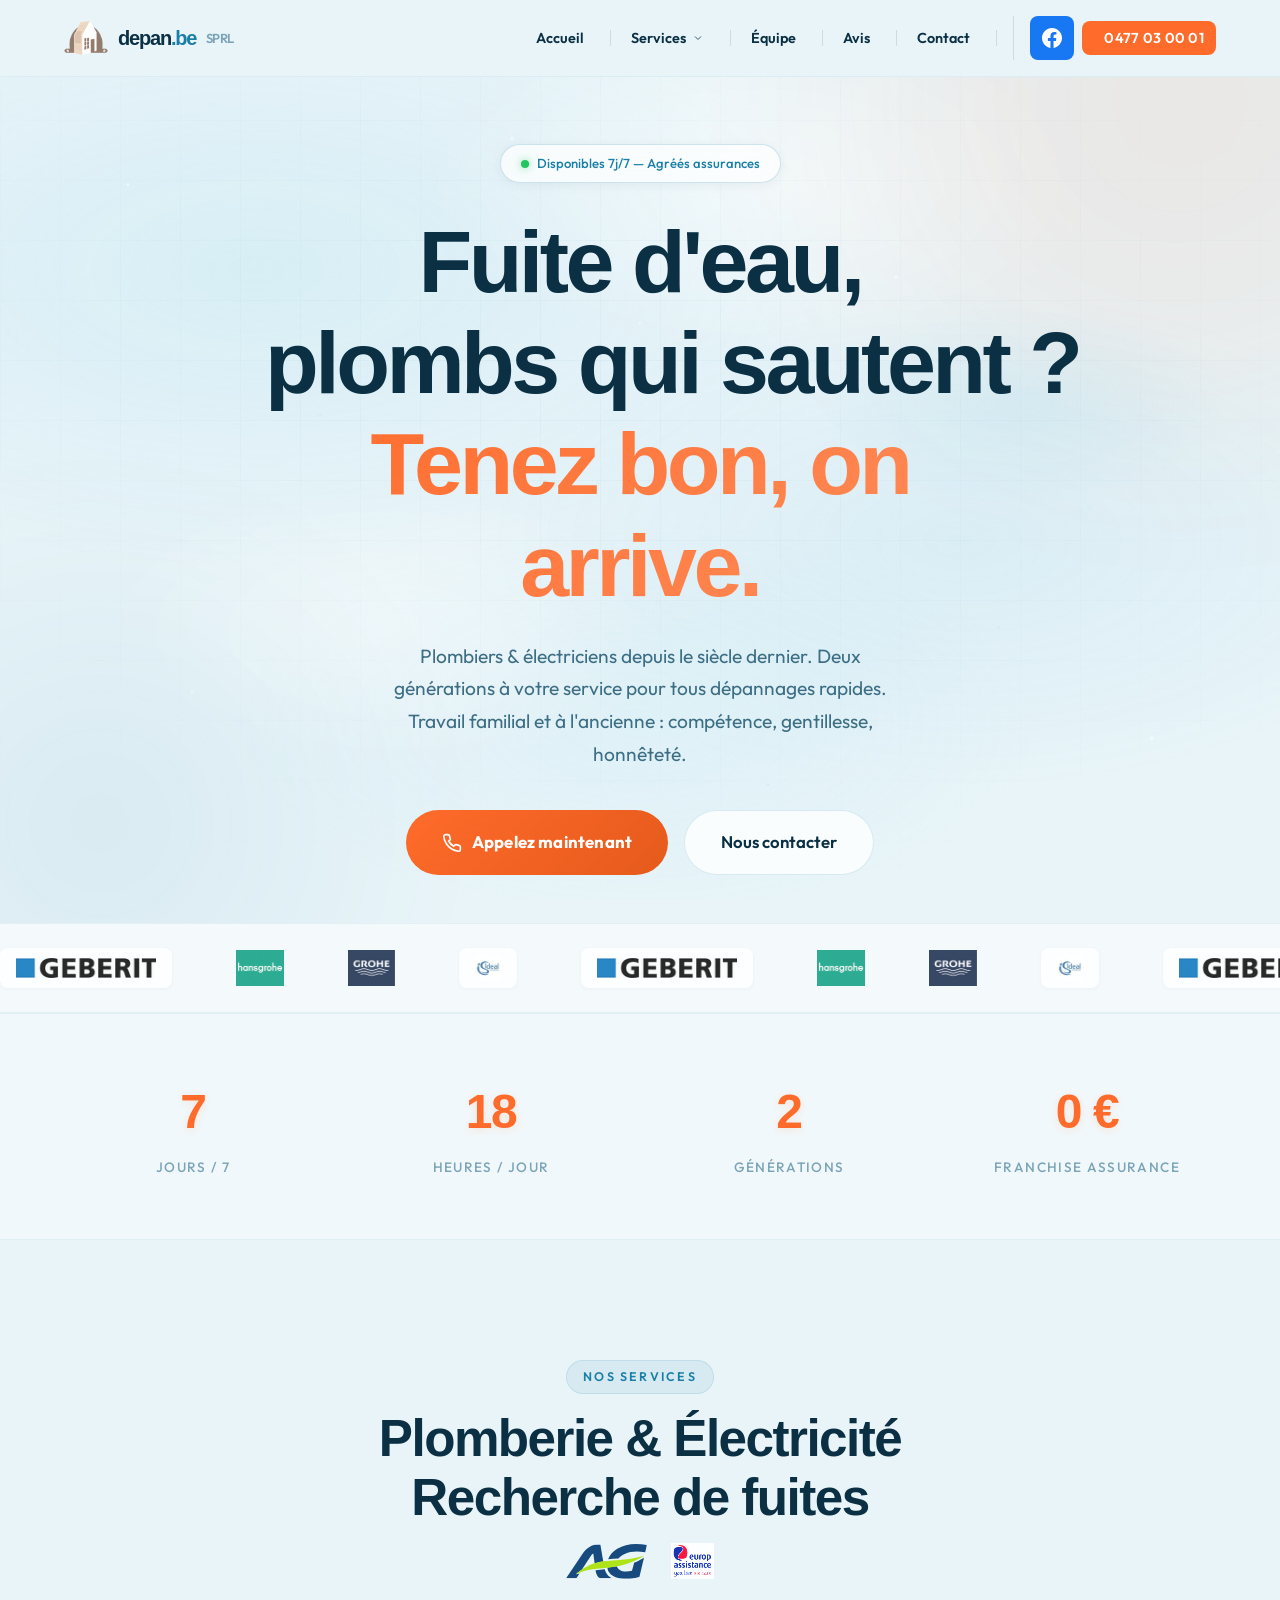
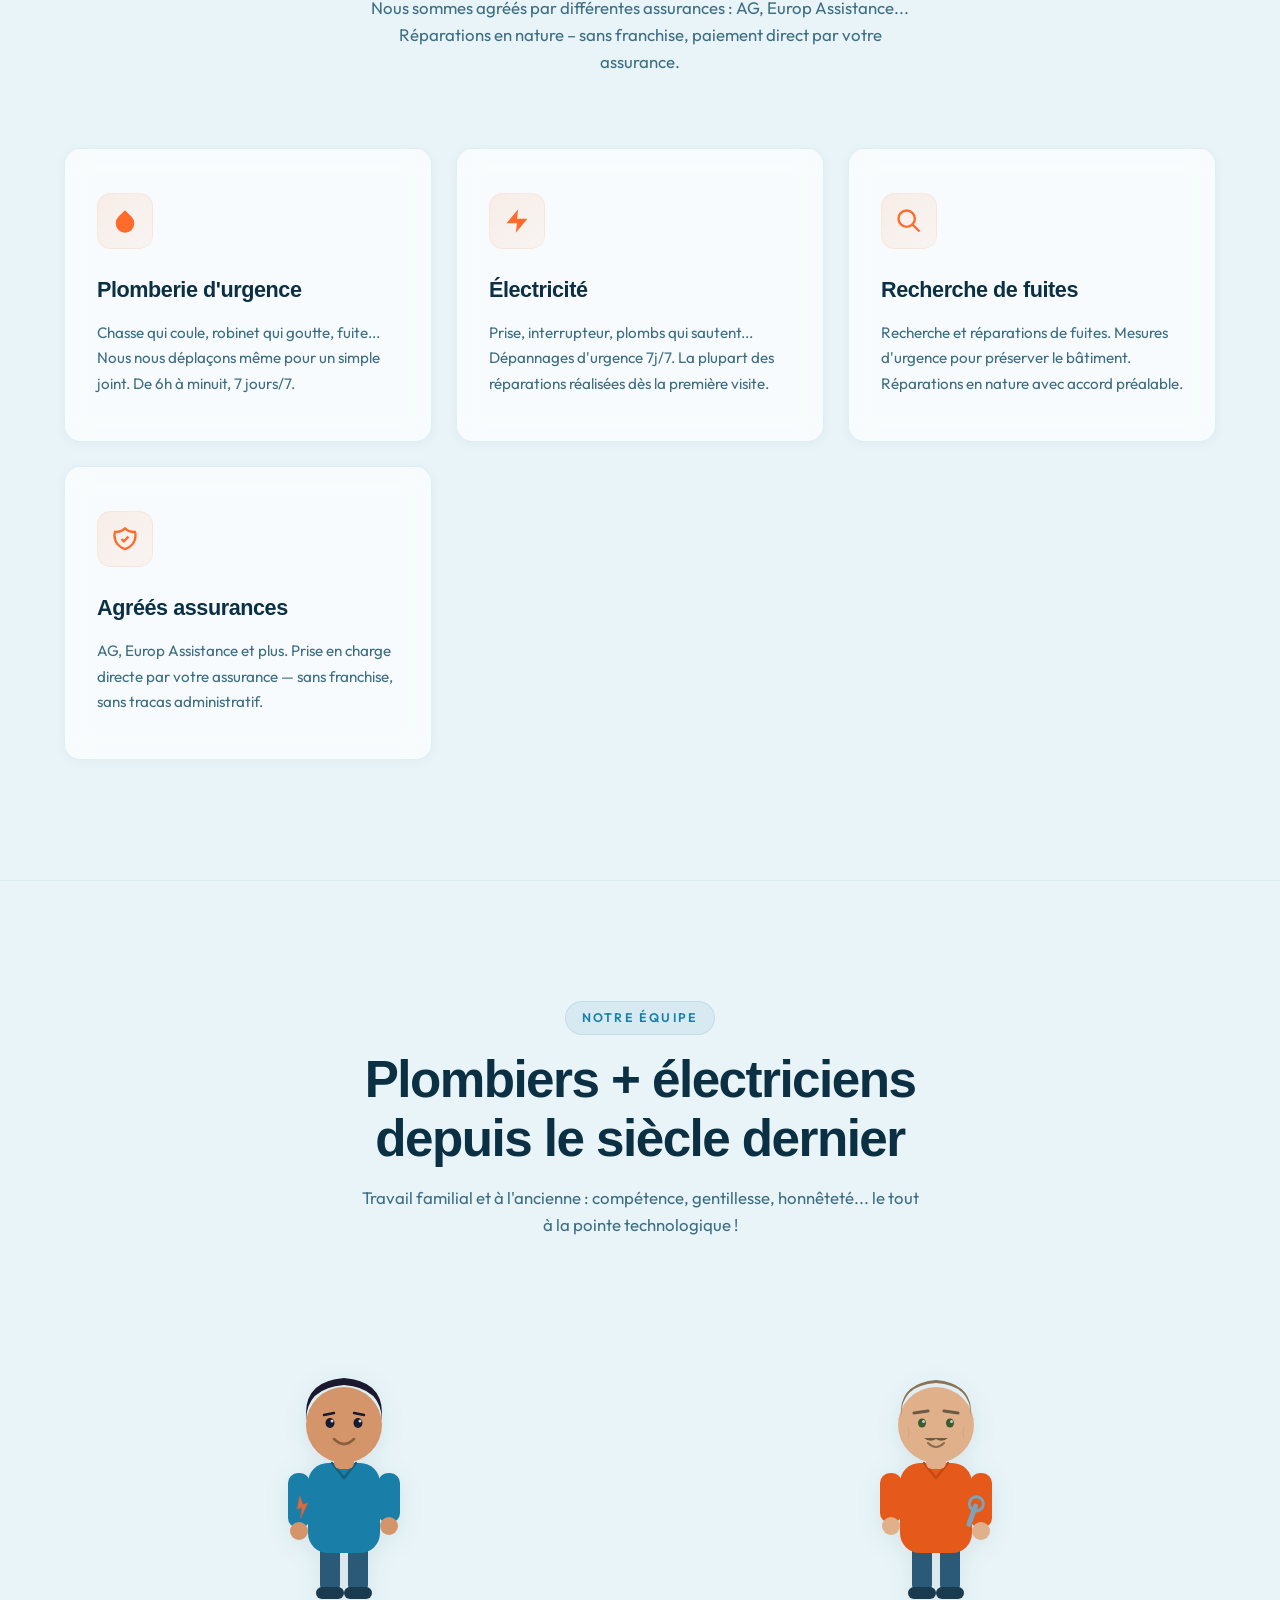
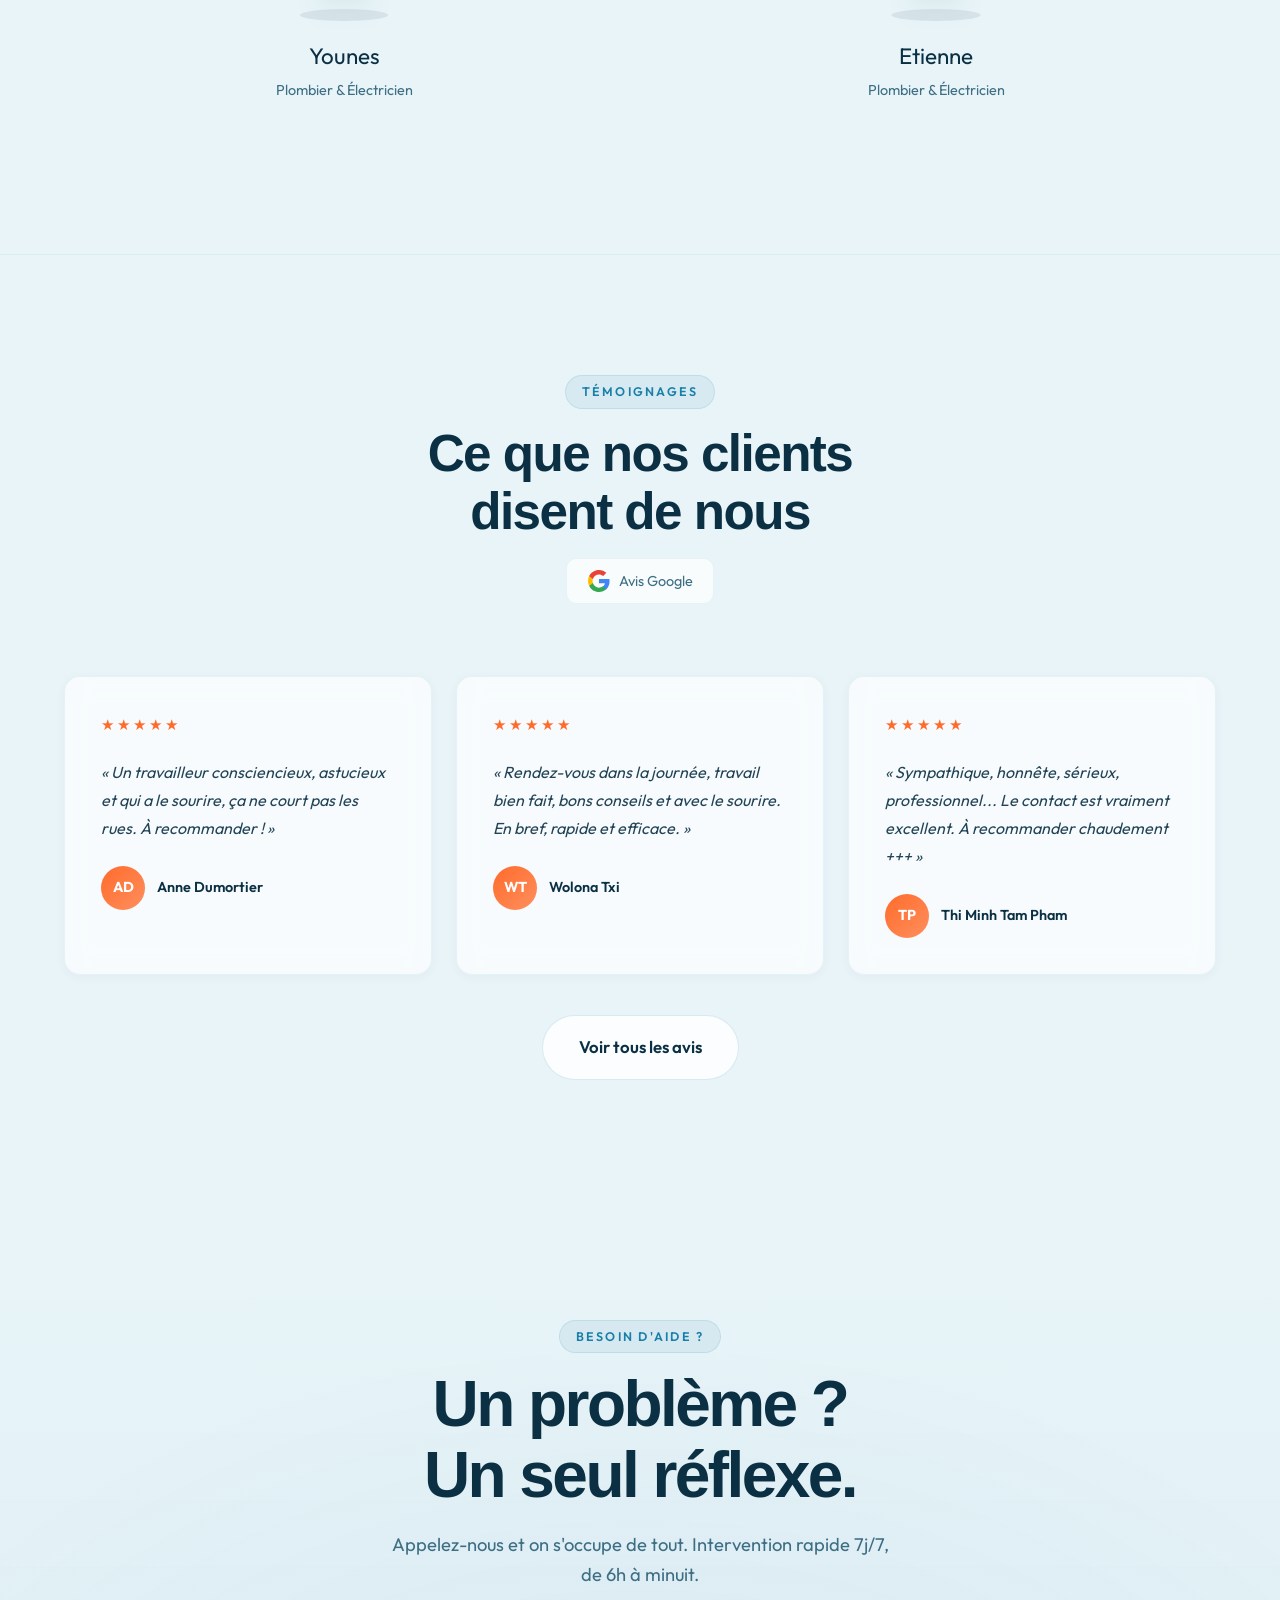
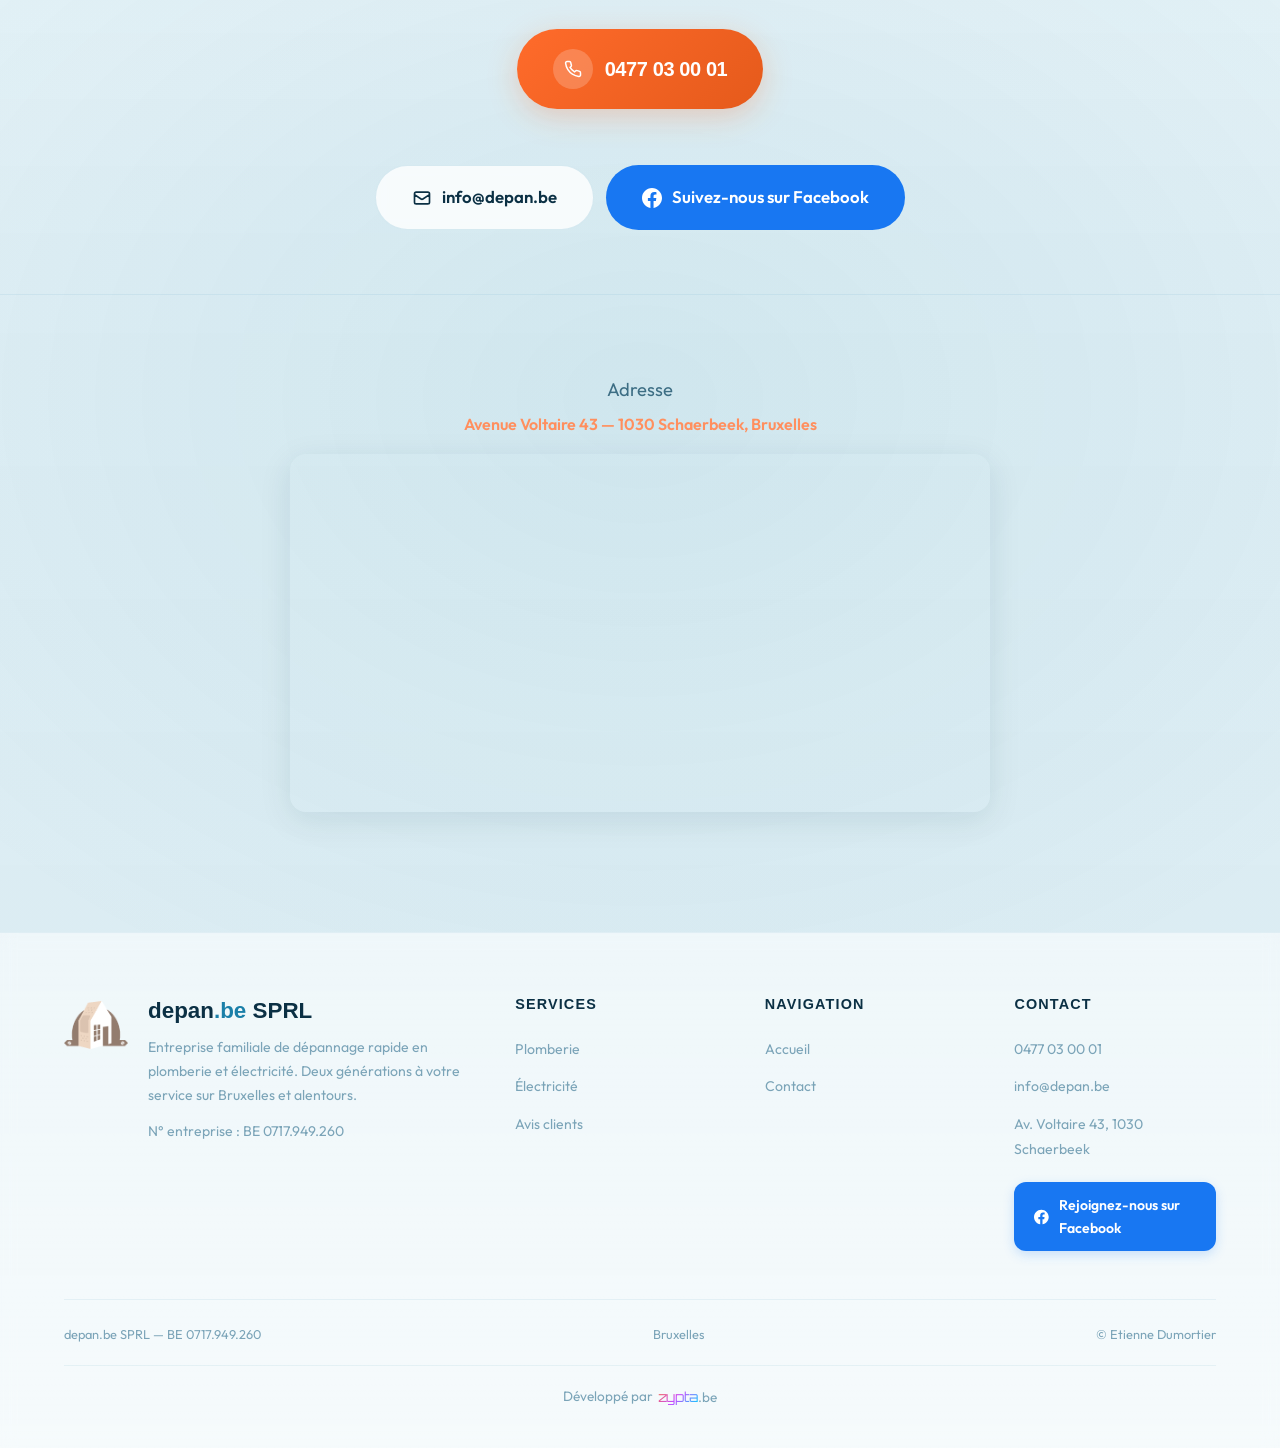
<file: index.html>
<!DOCTYPE html>
<html lang="fr">
<head>
  <meta charset="UTF-8">
  <meta name="viewport" content="width=device-width, initial-scale=1.0">
  <meta name="description" content="depan.be SPRL — Dépannages rapides plomberie & électricité à Bruxelles. Deux générations à votre service, agréés assurances. Appelez le 0477 03 00 01.">
  <title>depan.be SPRL — Dépannages Rapides | Plomberie & Électricité Bruxelles</title>
  <link rel="preconnect" href="https://fonts.googleapis.com">
  <link rel="preconnect" href="https://fonts.gstatic.com" crossorigin>
  <link href="https://fonts.googleapis.com/css2?family=Cabinet+Grotesk:wght@400;700;800;900&family=Orbitron:wght@700;800;900&family=Outfit:wght@300;400;500;600;700&display=swap" rel="stylesheet">
  <link rel="preconnect" href="https://fonts.cdnfonts.com" crossorigin>
  <link href="https://fonts.cdnfonts.com/css/ethnocentric" rel="stylesheet">
  <link rel="stylesheet" href="css/style.css">
  <link rel="icon" href="assets/logo-depan.png" type="image/png">
</head>
<body>

<div class="scroll-progress" id="scrollProgress"></div>

<nav class="navbar" id="navbar">
  <div class="container nav-inner">
    <a href="index.html" class="nav-logo">
      <img src="assets/logo-depan.png" alt="depan.be">
      <span class="nav-logo-brand">depan<span>.be</span></span><span class="sprl">SPRL</span>
    </a>
    <ul class="nav-links" id="navLinks">
      <li><a href="index.html">Accueil</a></li>
      <li class="nav-dropdown-wrap">
        <a href="index.html#services" class="nav-dropdown-trigger">Services
          <svg class="nav-chevron" viewBox="0 0 24 24" fill="none" stroke="currentColor" stroke-width="2" width="12" height="12"><path d="M6 9l6 6 6-6"/></svg>
        </a>
        <ul class="nav-dropdown">
          <li><a href="plomberie.html">Plomberie</a></li>
          <li><a href="electricite.html">Électricité</a></li>
        </ul>
      </li>
      <li><a href="index.html#equipe">Équipe</a></li>
      <li><a href="avis.html">Avis</a></li>
      <li><a href="contact.html">Contact</a></li>
      <li><a href="https://www.facebook.com/depanbe-153245261402407/" target="_blank" rel="noopener" class="nav-facebook" aria-label="Facebook">
        <svg viewBox="0 0 24 24" fill="currentColor" width="22" height="22"><path d="M24 12.073c0-6.627-5.373-12-12-12s-12 5.373-12 12c0 5.99 4.388 10.954 10.125 11.854v-8.385H7.078v-3.47h3.047V9.43c0-3.007 1.792-4.669 4.533-4.669 1.312 0 2.686.235 2.686.235v2.953H15.83c-1.491 0-1.956.925-1.956 1.874v2.25h3.328l-.532 3.47h-2.796v8.385C19.612 23.027 24 18.062 24 12.073z"/></svg>
        <span class="nav-facebook-label">Facebook</span>
      </a></li>
      <li><a href="tel:+32477030001" class="nav-cta">
        <svg viewBox="0 0 24 24" fill="none" stroke="currentColor" stroke-width="2"><path d="M22 16.92v3a2 2 0 0 1-2.18 2 19.79 19.79 0 0 1-8.63-3.07 19.5 19.5 0 0 1-6-6 19.79 19.79 0 0 1-3.07-8.67A2 2 0 0 1 4.11 2h3a2 2 0 0 1 2 1.72 12.84 12.84 0 0 0 .7 2.81 2 2 0 0 1-.45 2.11L8.09 9.91a16 16 0 0 0 6 6l1.27-1.27a2 2 0 0 1 2.11-.45 12.84 12.84 0 0 0 2.81.7A2 2 0 0 1 22 16.92z"/></svg>
        0477 03 00 01
      </a></li>
    </ul>
    <button type="button" class="burger" id="burger" aria-label="Menu" aria-expanded="false">
      <span></span><span></span><span></span>
    </button>
  </div>
</nav>
<div class="nav-overlay" id="navOverlay" aria-hidden="true"></div>

<section class="hero">
  <div class="hero-bg">
    <div class="orb orb-1"></div>
    <div class="orb orb-2"></div>
    <div class="hero-grid"></div>
  </div>
  <div class="container">
    <div class="hero-content">
      <div class="hero-badge">
        <span class="dot"></span>
        Disponibles 7j/7 — Agréés assurances
      </div>
      <h1>
        <span class="hero-line">Fuite d'eau,</span>
        <span class="hero-line hero-question">plombs qui sautent ?</span>
        <span class="hero-line highlight">Tenez bon, on arrive.</span>
      </h1>
      <p>
        Plombiers & électriciens depuis le siècle dernier. Deux générations à votre service pour tous dépannages rapides. Travail familial et à l'ancienne : compétence, gentillesse, honnêteté.
      </p>
      <div class="hero-actions">
        <a href="tel:+32477030001" class="btn-primary">
          <svg viewBox="0 0 24 24" fill="none" stroke="currentColor" stroke-width="2"><path d="M22 16.92v3a2 2 0 0 1-2.18 2 19.79 19.79 0 0 1-8.63-3.07 19.5 19.5 0 0 1-6-6 19.79 19.79 0 0 1-3.07-8.67A2 2 0 0 1 4.11 2h3a2 2 0 0 1 2 1.72 12.84 12.84 0 0 0 .7 2.81 2 2 0 0 1-.45 2.11L8.09 9.91a16 16 0 0 0 6 6l1.27-1.27a2 2 0 0 1 2.11-.45 12.84 12.84 0 0 0 2.81.7A2 2 0 0 1 22 16.92z"/></svg>
          Appelez maintenant
        </a>
        <a href="contact.html" class="btn-secondary">Nous contacter</a>
      </div>
    </div>
  </div>
</section>

<section class="marquee-brands" aria-hidden="true">
  <div class="marquee-brands__track">
    <div class="marquee-brands__item marquee-brands__item--light"><img src="assets/logos/geberit.png" alt="Geberit"></div>
    <div class="marquee-brands__item"><img src="assets/logos/hansgrohe.png" alt="hansgrohe"></div>
    <div class="marquee-brands__item"><img src="assets/logos/grohe.png" alt="GROHE"></div>
    <div class="marquee-brands__item marquee-brands__item--light"><img src="assets/logos/ideal-standard.png" alt="Ideal Standard"></div>
    <div class="marquee-brands__item marquee-brands__item--light"><img src="assets/logos/geberit.png" alt="Geberit"></div>
    <div class="marquee-brands__item"><img src="assets/logos/hansgrohe.png" alt="hansgrohe"></div>
    <div class="marquee-brands__item"><img src="assets/logos/grohe.png" alt="GROHE"></div>
    <div class="marquee-brands__item marquee-brands__item--light"><img src="assets/logos/ideal-standard.png" alt="Ideal Standard"></div>
    <div class="marquee-brands__item marquee-brands__item--light"><img src="assets/logos/geberit.png" alt="Geberit"></div>
    <div class="marquee-brands__item"><img src="assets/logos/hansgrohe.png" alt="hansgrohe"></div>
    <div class="marquee-brands__item"><img src="assets/logos/grohe.png" alt="GROHE"></div>
    <div class="marquee-brands__item marquee-brands__item--light"><img src="assets/logos/ideal-standard.png" alt="Ideal Standard"></div>
    <div class="marquee-brands__item marquee-brands__item--light"><img src="assets/logos/geberit.png" alt="Geberit"></div>
    <div class="marquee-brands__item"><img src="assets/logos/hansgrohe.png" alt="hansgrohe"></div>
    <div class="marquee-brands__item"><img src="assets/logos/grohe.png" alt="GROHE"></div>
    <div class="marquee-brands__item marquee-brands__item--light"><img src="assets/logos/ideal-standard.png" alt="Ideal Standard"></div>
  </div>
</section>

<section class="stats-bar">
  <div class="container">
    <div class="stats-grid">
      <div class="stat-item reveal">
        <div class="stat-number" data-target="7">0</div>
        <div class="stat-label">Jours / 7</div>
      </div>
      <div class="stat-item reveal reveal-delay-1">
        <div class="stat-number" data-target="18">0</div>
        <div class="stat-label">Heures / jour</div>
      </div>
      <div class="stat-item reveal reveal-delay-2">
        <div class="stat-number" data-target="2">0</div>
        <div class="stat-label">Générations</div>
      </div>
      <div class="stat-item reveal reveal-delay-3">
        <div class="stat-number" data-target="0" data-suffix=" €">0</div>
        <div class="stat-label">Franchise assurance</div>
      </div>
    </div>
  </div>
</section>

<section class="section-pad" id="services">
  <div class="container">
    <div class="section-header reveal">
      <span class="section-tag">Nos Services</span>
      <h2>Plomberie & Électricité<br>Recherche de fuites</h2>
      <div class="assurance-logos reveal">
        <img src="assets/logos/ag-insurance.svg" alt="AG Insurance" class="assurance-logo">
        <img src="assets/logos/europ-assistance.png" alt="Europ Assistance" class="assurance-logo">
      </div>
      <p>Nous sommes agréés par différentes assurances : AG, Europ Assistance... Réparations en nature – sans franchise, paiement direct par votre assurance.</p>
    </div>
    <div class="services-grid">
      <a href="plomberie.html" class="service-card reveal">
        <div class="service-icon">
          <svg viewBox="0 0 24 24" fill="currentColor"><path d="M12 2.69l5.66 5.66a8 8 0 1 1-11.31 0z"/></svg>
        </div>
        <h3>Plomberie d'urgence</h3>
        <p>Chasse qui coule, robinet qui goutte, fuite... Nous nous déplaçons même pour un simple joint. De 6h à minuit, 7 jours/7.</p>
      </a>
      <a href="electricite.html" class="service-card reveal reveal-delay-1">
        <div class="service-icon">
          <svg viewBox="0 0 24 24" fill="currentColor"><path d="M13 2L3 14h9l-1 8 10-12h-9l1-8z"/></svg>
        </div>
        <h3>Électricité</h3>
        <p>Prise, interrupteur, plombs qui sautent... Dépannages d'urgence 7j/7. La plupart des réparations réalisées dès la première visite.</p>
      </a>
      <a href="plomberie.html" class="service-card reveal reveal-delay-2">
        <div class="service-icon">
          <svg viewBox="0 0 24 24" fill="none" stroke="currentColor" stroke-width="2"><path d="M21 21l-6-6m2-5a7 7 0 11-14 0 7 7 0 0114 0z"/></svg>
        </div>
        <h3>Recherche de fuites</h3>
        <p>Recherche et réparations de fuites. Mesures d'urgence pour préserver le bâtiment. Réparations en nature avec accord préalable.</p>
      </a>
      <a href="contact.html" class="service-card reveal reveal-delay-3">
        <div class="service-icon">
          <svg viewBox="0 0 24 24" fill="none" stroke="currentColor" stroke-width="2"><path d="M9 12l2 2 4-4m5.618-4.016A11.955 11.955 0 0112 2.944a11.955 11.955 0 01-8.618 3.04A12.02 12.02 0 003 9c0 5.591 3.824 10.29 9 11.622 5.176-1.332 9-6.03 9-11.622 0-1.042-.133-2.052-.382-3.016z"/></svg>
        </div>
        <h3>Agréés assurances</h3>
        <p>AG, Europ Assistance et plus. Prise en charge directe par votre assurance — sans franchise, sans tracas administratif.</p>
      </a>
    </div>
  </div>
</section>

<section class="section-pad" id="equipe">
  <div class="container">
    <div class="section-header reveal">
      <span class="section-tag">Notre équipe</span>
      <h2>Plombiers + électriciens<br>depuis le siècle dernier</h2>
      <p>Travail familial et à l'ancienne : compétence, gentillesse, honnêteté... le tout à la pointe technologique !</p>
    </div>
    <div class="team-grid">
      <div class="team-card reveal">
        <div class="team-character">
          <!-- Younes - Électricien / Plombier - younger, dark hair -->
          <svg viewBox="0 0 200 280" width="200" height="280" xmlns="http://www.w3.org/2000/svg">
            <!-- Body bob animation -->
            <g class="char-body-bob">
              <!-- Shadow on ground -->
              <ellipse cx="100" cy="272" rx="45" ry="6" fill="rgba(11,48,68,0.08)">
                <animate attributeName="rx" values="45;42;45" dur="3s" repeatCount="indefinite"/>
              </ellipse>
              <!-- Legs -->
              <rect x="76" y="200" width="20" height="50" rx="8" fill="#2b5a78"/>
              <rect x="104" y="200" width="20" height="50" rx="8" fill="#2b5a78"/>
              <!-- Shoes -->
              <rect x="72" y="244" width="28" height="12" rx="6" fill="#1a3a50"/>
              <rect x="100" y="244" width="28" height="12" rx="6" fill="#1a3a50"/>
              <!-- Body / polo -->
              <rect x="64" y="120" width="72" height="90" rx="20" fill="#1a7fa8"/>
              <!-- Collar -->
              <path d="M88 120 L100 135 L112 120" fill="none" stroke="#14607e" stroke-width="2.5" stroke-linecap="round"/>
              <!-- Arms -->
              <g class="char-arm-left">
                <rect x="44" y="130" width="22" height="55" rx="10" fill="#1a7fa8"/>
                <!-- Hand -->
                <circle cx="55" cy="188" r="9" fill="#d4956a"/>
                <!-- Lightning bolt tool -->
                <g transform="translate(48, 155) rotate(-15)">
                  <path d="M8 0 L2 12 L7 12 L3 22 L14 9 L9 9 Z" fill="#ff6b2b" stroke="#e55a1b" stroke-width="0.5">
                    <animate attributeName="opacity" values="1;0.6;1" dur="1.5s" repeatCount="indefinite"/>
                  </path>
                </g>
              </g>
              <rect x="134" y="130" width="22" height="50" rx="10" fill="#1a7fa8"/>
              <circle cx="145" cy="183" r="9" fill="#d4956a"/>
              <!-- Neck -->
              <rect x="90" y="108" width="20" height="18" rx="6" fill="#d4956a"/>
              <!-- Head -->
              <circle cx="100" cy="82" r="38" fill="#d4956a"/>
              <!-- Hair - dark, short -->
              <path d="M62 78 Q62 45 100 42 Q138 45 138 78 L138 70 Q138 38 100 35 Q62 38 62 70 Z" fill="#1a1a2e"/>
              <!-- Eyebrows -->
              <line x1="80" y1="72" x2="90" y2="70" stroke="#1a1a2e" stroke-width="2.5" stroke-linecap="round"/>
              <line x1="110" y1="70" x2="120" y2="72" stroke="#1a1a2e" stroke-width="2.5" stroke-linecap="round"/>
              <!-- Eyes -->
              <g class="char-blink">
                <ellipse cx="86" cy="80" rx="4.5" ry="5" fill="#1a1a2e"/>
                <ellipse cx="114" cy="80" rx="4.5" ry="5" fill="#1a1a2e"/>
                <circle cx="88" cy="78" r="1.5" fill="white" opacity="0.8"/>
                <circle cx="116" cy="78" r="1.5" fill="white" opacity="0.8"/>
              </g>
              <!-- Smile -->
              <path d="M90 96 Q100 106 110 96" fill="none" stroke="#8B5E3C" stroke-width="2.5" stroke-linecap="round"/>
              <!-- Beard stubble dots -->
              <g fill="#3a3a50" opacity="0.15">
                <circle cx="88" cy="100" r="0.7"/>
                <circle cx="94" cy="102" r="0.7"/>
                <circle cx="100" cy="103" r="0.7"/>
                <circle cx="106" cy="102" r="0.7"/>
                <circle cx="112" cy="100" r="0.7"/>
              </g>
            </g>
          </svg>
        </div>
        <p class="team-name">Younes</p>
        <p class="team-role">Plombier & Électricien</p>
      </div>
      <div class="team-card reveal reveal-delay-1">
        <div class="team-character">
          <!-- Etienne - Plombier / Électricien - older, lighter hair, moustache -->
          <svg viewBox="0 0 200 280" width="200" height="280" xmlns="http://www.w3.org/2000/svg">
            <g class="char-body-bob" style="animation-delay: 0.5s;">
              <!-- Shadow on ground -->
              <ellipse cx="100" cy="272" rx="45" ry="6" fill="rgba(11,48,68,0.08)">
                <animate attributeName="rx" values="45;42;45" dur="3.5s" repeatCount="indefinite"/>
              </ellipse>
              <!-- Legs -->
              <rect x="76" y="200" width="20" height="50" rx="8" fill="#2b5a78"/>
              <rect x="104" y="200" width="20" height="50" rx="8" fill="#2b5a78"/>
              <!-- Shoes -->
              <rect x="72" y="244" width="28" height="12" rx="6" fill="#1a3a50"/>
              <rect x="100" y="244" width="28" height="12" rx="6" fill="#1a3a50"/>
              <!-- Body / polo -->
              <rect x="64" y="120" width="72" height="90" rx="20" fill="#e55a1b"/>
              <!-- Collar -->
              <path d="M88 120 L100 135 L112 120" fill="none" stroke="#c44a12" stroke-width="2.5" stroke-linecap="round"/>
              <!-- Arms -->
              <rect x="44" y="130" width="22" height="50" rx="10" fill="#e55a1b"/>
              <circle cx="55" cy="183" r="9" fill="#e0b08a"/>
              <g class="char-arm-right">
                <rect x="134" y="130" width="22" height="55" rx="10" fill="#e55a1b"/>
                <circle cx="145" cy="188" r="9" fill="#e0b08a"/>
                <!-- Wrench -->
                <g transform="translate(138, 160) rotate(20)">
                  <rect x="0" y="0" width="5" height="24" rx="2" fill="#7ba4b8"/>
                  <circle cx="2.5" cy="0" r="7" fill="none" stroke="#7ba4b8" stroke-width="3"/>
                </g>
              </g>
              <!-- Neck -->
              <rect x="90" y="108" width="20" height="18" rx="6" fill="#e0b08a"/>
              <!-- Head -->
              <circle cx="100" cy="82" r="38" fill="#e0b08a"/>
              <!-- Hair - lighter, receding a bit -->
              <path d="M65 74 Q65 42 100 40 Q135 42 135 74 L135 66 Q133 40 100 37 Q67 40 65 66 Z" fill="#8B7355"/>
              <!-- Eyebrows - thicker, expressive -->
              <line x1="78" y1="70" x2="92" y2="68" stroke="#6B5B45" stroke-width="3" stroke-linecap="round"/>
              <line x1="108" y1="68" x2="122" y2="70" stroke="#6B5B45" stroke-width="3" stroke-linecap="round"/>
              <!-- Eyes -->
              <g class="char-blink" style="animation-delay: 1.2s;">
                <ellipse cx="86" cy="80" rx="4" ry="4.5" fill="#3a5a30"/>
                <ellipse cx="114" cy="80" rx="4" ry="4.5" fill="#3a5a30"/>
                <circle cx="87.5" cy="78.5" r="1.5" fill="white" opacity="0.7"/>
                <circle cx="115.5" cy="78.5" r="1.5" fill="white" opacity="0.7"/>
              </g>
              <!-- Moustache -->
              <path d="M88 95 Q94 100 100 96 Q106 100 112 95" fill="#6B5B45" stroke="none"/>
              <!-- Warm smile under moustache -->
              <path d="M92 100 Q100 108 108 100" fill="none" stroke="#8B6E50" stroke-width="2" stroke-linecap="round"/>
              <!-- Laugh lines -->
              <path d="M72 84 Q74 90 72 96" fill="none" stroke="#c9956e" stroke-width="1" opacity="0.4"/>
              <path d="M128 84 Q126 90 128 96" fill="none" stroke="#c9956e" stroke-width="1" opacity="0.4"/>
            </g>
          </svg>
        </div>
        <p class="team-name">Etienne</p>
        <p class="team-role">Plombier & Électricien</p>
      </div>
    </div>
  </div>
</section>

<section class="section-pad" id="avis">
  <div class="container">
    <div class="section-header reveal">
      <span class="section-tag">Témoignages</span>
      <h2>Ce que nos clients<br>disent de nous</h2>
      <div class="avis-google-badge">
        <img src="assets/logos/google.svg" alt="Google" class="avis-google-logo" width="24" height="24">
        <span>Avis Google</span>
      </div>
    </div>
    <div class="testimonials-grid">
      <div class="testimonial-card reveal">
        <div class="testimonial-stars">★ ★ ★ ★ ★</div>
        <p class="testimonial-text">« Un travailleur consciencieux, astucieux et qui a le sourire, ça ne court pas les rues. À recommander ! »</p>
        <div class="testimonial-author">
          <div class="testimonial-avatar">AD</div>
          <div>
            <div class="testimonial-name">Anne Dumortier</div>
          </div>
        </div>
      </div>
      <div class="testimonial-card reveal reveal-delay-1">
        <div class="testimonial-stars">★ ★ ★ ★ ★</div>
        <p class="testimonial-text">« Rendez-vous dans la journée, travail bien fait, bons conseils et avec le sourire. En bref, rapide et efficace. »</p>
        <div class="testimonial-author">
          <div class="testimonial-avatar">WT</div>
          <div>
            <div class="testimonial-name">Wolona Txi</div>
          </div>
        </div>
      </div>
      <div class="testimonial-card reveal reveal-delay-2">
        <div class="testimonial-stars">★ ★ ★ ★ ★</div>
        <p class="testimonial-text">« Sympathique, honnête, sérieux, professionnel... Le contact est vraiment excellent. À recommander chaudement +++ »</p>
        <div class="testimonial-author">
          <div class="testimonial-avatar">TP</div>
          <div>
            <div class="testimonial-name">Thi Minh Tam Pham</div>
          </div>
        </div>
      </div>
    </div>
    <div style="text-align: center; margin-top: 40px;">
      <a href="avis.html" class="btn-secondary">Voir tous les avis</a>
    </div>
  </div>
</section>

<section class="cta-final" id="contact">
  <div class="cta-final-bg"></div>
  <div class="cta-final-content">
    <div class="reveal">
      <span class="section-tag">Besoin d'aide ?</span>
      <h2>Un problème ?<br>Un seul réflexe.</h2>
      <p>Appelez-nous et on s'occupe de tout. Intervention rapide 7j/7, de 6h à minuit.</p>
    </div>
    <a href="tel:+32477030001" class="cta-phone-big reveal reveal-delay-1">
      <span class="cta-phone-icon">
        <svg viewBox="0 0 24 24" fill="none" stroke="currentColor" stroke-width="2"><path d="M22 16.92v3a2 2 0 0 1-2.18 2 19.79 19.79 0 0 1-8.63-3.07 19.5 19.5 0 0 1-6-6 19.79 19.79 0 0 1-3.07-8.67A2 2 0 0 1 4.11 2h3a2 2 0 0 1 2 1.72 12.84 12.84 0 0 0 .7 2.81 2 2 0 0 1-.45 2.11L8.09 9.91a16 16 0 0 0 6 6l1.27-1.27a2 2 0 0 1 2.11-.45 12.84 12.84 0 0 0 2.81.7A2 2 0 0 1 22 16.92z"/></svg>
      </span>
      0477 03 00 01
    </a>
    <div class="reveal reveal-delay-2" style="margin-top: 24px; display: flex; flex-wrap: wrap; gap: 12px; justify-content: center;">
      <a href="mailto:info@depan.be" class="btn-secondary" style="display: inline-flex; align-items: center; gap: 10px;">
        <svg viewBox="0 0 24 24" fill="none" stroke="currentColor" stroke-width="2" width="20" height="20"><path d="M3 8l7.89 5.26a2 2 0 002.22 0L21 8M5 19h14a2 2 0 002-2V7a2 2 0 00-2-2H5a2 2 0 00-2 2v10a2 2 0 002 2z"/></svg>
        info@depan.be
      </a>
      <a href="https://www.facebook.com/depanbe-153245261402407/" target="_blank" rel="noopener" class="btn-facebook" style="display: inline-flex; align-items: center; gap: 10px;">
        <svg viewBox="0 0 24 24" fill="currentColor" width="20" height="20"><path d="M24 12.073c0-6.627-5.373-12-12-12s-12 5.373-12 12c0 5.99 4.388 10.954 10.125 11.854v-8.385H7.078v-3.47h3.047V9.43c0-3.007 1.792-4.669 4.533-4.669 1.312 0 2.686.235 2.686.235v2.953H15.83c-1.491 0-1.956.925-1.956 1.874v2.25h3.328l-.532 3.47h-2.796v8.385C19.612 23.027 24 18.062 24 12.073z"/></svg>
        Suivez-nous sur Facebook
      </a>
    </div>
    <div class="map-section map-section--compact reveal reveal-delay-3">
      <p style="margin-top: 2rem; margin-bottom: 0.5rem; color: var(--text-dim);">Adresse</p>
      <a href="https://goo.gl/maps/bw3RKCaFCdqT8EcRA" target="_blank" rel="noopener" style="color: var(--orange-light); font-weight: 600;">Avenue Voltaire 43 — 1030 Schaerbeek, Bruxelles</a>
      <div class="map-wrapper map-wrapper--compact">
        <iframe src="https://maps.google.com/maps?q=Avenue+Voltaire+43,+1030+Schaerbeek,+Belgium&output=embed" width="100%" height="250" style="border:0; border-radius: var(--radius);" allowfullscreen="" loading="lazy" referrerpolicy="no-referrer-when-downgrade" title="depan.be - Avenue Voltaire 43, 1030 Schaerbeek"></iframe>
      </div>
    </div>
  </div>
</section>

<footer class="footer">
  <div class="container">
    <div class="footer-grid">
      <div class="footer-brand">
        <div class="footer-brand-block">
          <img src="assets/logo-depan.png" alt="" class="footer-logo-img">
          <div>
            <div class="footer-logo">depan<span>.be</span> SPRL</div>
            <p>Entreprise familiale de dépannage rapide en plomberie et électricité. Deux générations à votre service sur Bruxelles et alentours.</p>
            <p style="margin-top: 12px;">N° entreprise : BE 0717.949.260</p>
          </div>
        </div>
      </div>
      <div>
        <h4>Services</h4>
        <ul class="footer-links">
          <li><a href="plomberie.html">Plomberie</a></li>
          <li><a href="electricite.html">Électricité</a></li>
          <li><a href="avis.html">Avis clients</a></li>
        </ul>
      </div>
      <div>
        <h4>Navigation</h4>
        <ul class="footer-links">
          <li><a href="index.html">Accueil</a></li>
          <li><a href="contact.html">Contact</a></li>
        </ul>
      </div>
      <div>
        <h4>Contact</h4>
        <ul class="footer-links">
          <li><a href="tel:+32477030001">0477 03 00 01</a></li>
          <li><a href="mailto:info@depan.be">info@depan.be</a></li>
          <li><a href="https://goo.gl/maps/bw3RKCaFCdqT8EcRA" target="_blank" rel="noopener">Av. Voltaire 43, 1030 Schaerbeek</a></li>
          <li>
            <a href="https://www.facebook.com/depanbe-153245261402407/" target="_blank" rel="noopener" class="footer-facebook-cta">
              <svg viewBox="0 0 24 24" fill="currentColor"><path d="M24 12.073c0-6.627-5.373-12-12-12s-12 5.373-12 12c0 5.99 4.388 10.954 10.125 11.854v-8.385H7.078v-3.47h3.047V9.43c0-3.007 1.792-4.669 4.533-4.669 1.312 0 2.686.235 2.686.235v2.953H15.83c-1.491 0-1.956.925-1.956 1.874v2.25h3.328l-.532 3.47h-2.796v8.385C19.612 23.027 24 18.062 24 12.073z"/></svg>
              Rejoignez-nous sur Facebook
            </a>
          </li>
        </ul>
      </div>
    </div>
    <div class="footer-bottom">
      <span>depan.be SPRL — BE 0717.949.260</span>
      <span>Bruxelles</span>
      <span>© Etienne Dumortier</span>
    </div>
    <div class="footer-credit">
      <span>Développé par</span>
      <a href="https://zypta.be" target="_blank" rel="noopener"><span class="zypta-supernova">zypta</span>.be</a>
    </div>
  </div>
</footer>

<script src="js/main.js"></script>
<script>
  const navbar = document.getElementById('navbar');
  window.addEventListener('scroll', () => {
    navbar.classList.toggle('scrolled', window.scrollY > 50);
  });

  window.addEventListener('scroll', () => {
    const scrollTop = window.scrollY;
    const docHeight = document.documentElement.scrollHeight - window.innerHeight;
    const progress = docHeight > 0 ? (scrollTop / docHeight) * 100 : 0;
    document.getElementById('scrollProgress').style.width = progress + '%';
  });

  const revealElements = document.querySelectorAll('.reveal');
  const revealObserver = new IntersectionObserver((entries) => {
    entries.forEach(entry => {
      if (entry.isIntersecting) {
        entry.target.classList.add('visible');
        revealObserver.unobserve(entry.target);
      }
    });
  }, { threshold: 0.1, rootMargin: '0px 0px -50px 0px' });
  revealElements.forEach(el => revealObserver.observe(el));

  const statNumbers = document.querySelectorAll('.stat-number[data-target]');
  const counterObserver = new IntersectionObserver((entries) => {
    entries.forEach(entry => {
      if (entry.isIntersecting) {
        const el = entry.target;
        const target = parseInt(el.dataset.target);
        const suffix = el.dataset.suffix || '';
        const duration = 2000;
        const start = performance.now();
        function animate(now) {
          const elapsed = now - start;
          const progress = Math.min(elapsed / duration, 1);
          const eased = 1 - Math.pow(1 - progress, 3);
          const current = Math.round(eased * target);
          el.textContent = current + suffix;
          if (progress < 1) requestAnimationFrame(animate);
        }
        requestAnimationFrame(animate);
        counterObserver.unobserve(el);
      }
    });
  }, { threshold: 0.3 });
  statNumbers.forEach(el => counterObserver.observe(el));
</script>

</body>
</html>
</file>
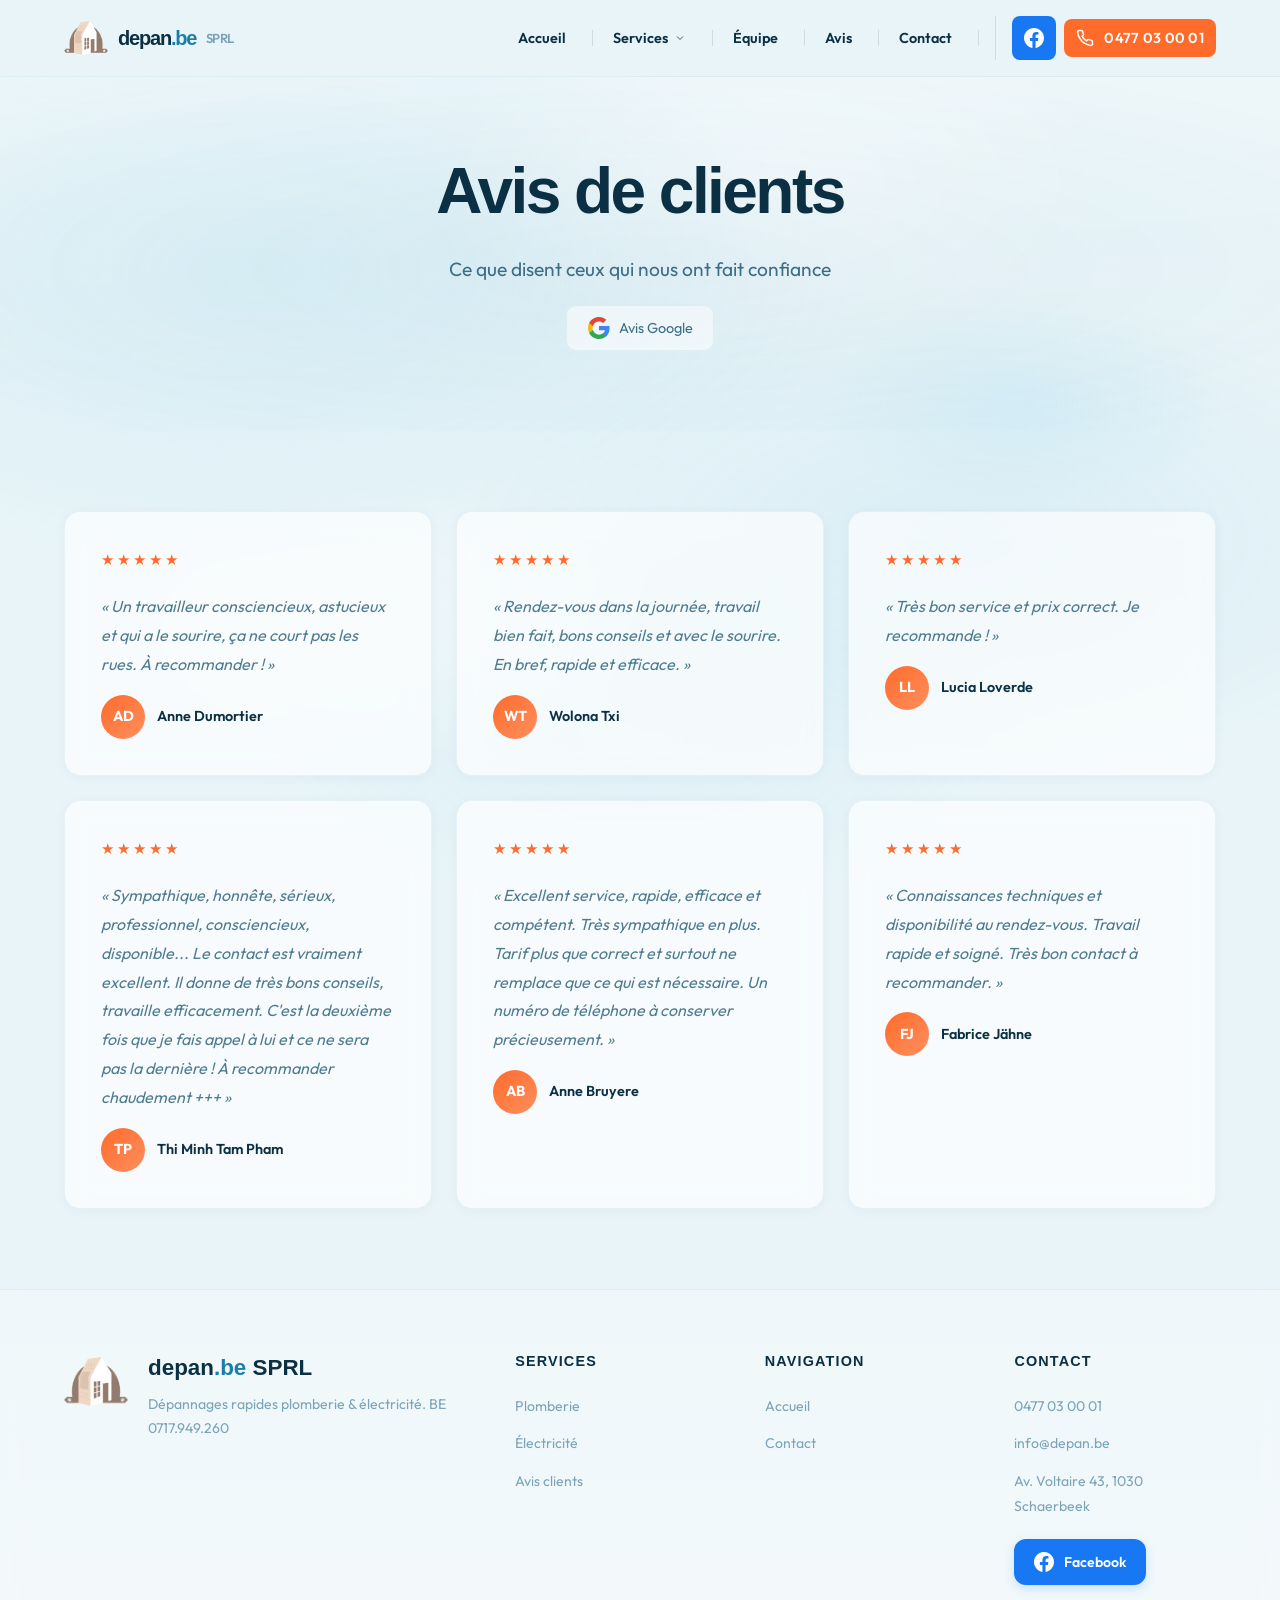
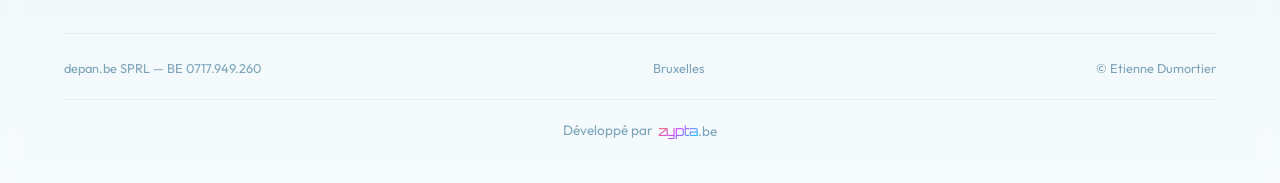
<file: avis.html>
<!DOCTYPE html>
<html lang="fr">
<head>
  <meta charset="UTF-8">
  <meta name="viewport" content="width=device-width, initial-scale=1.0">
  <meta name="description" content="Avis clients depan.be SPRL - plomberie et électricité à Bruxelles. Témoignages de satisfaction.">
  <title>Avis clients — depan.be SPRL</title>
  <link rel="preconnect" href="https://fonts.googleapis.com">
  <link rel="preconnect" href="https://fonts.gstatic.com" crossorigin>
  <link href="https://fonts.googleapis.com/css2?family=Cabinet+Grotesk:wght@400;700;800;900&family=Orbitron:wght@700;800;900&family=Outfit:wght@300;400;500;600;700&display=swap" rel="stylesheet">
  <link rel="preconnect" href="https://fonts.cdnfonts.com" crossorigin>
  <link href="https://fonts.cdnfonts.com/css/ethnocentric" rel="stylesheet">
  <link rel="stylesheet" href="css/style.css">
  <link rel="icon" href="assets/logo-depan.png" type="image/png">
</head>
<body>

<div class="scroll-progress" id="scrollProgress"></div>

<nav class="navbar" id="navbar">
  <div class="container nav-inner">
    <a href="index.html" class="nav-logo">
      <img src="assets/logo-depan.png" alt="depan.be">
      <span class="nav-logo-brand">depan<span>.be</span></span><span class="sprl">SPRL</span>
    </a>
    <ul class="nav-links" id="navLinks">
      <li><a href="index.html">Accueil</a></li>
      <li class="nav-dropdown-wrap">
        <a href="index.html#services" class="nav-dropdown-trigger">Services
          <svg class="nav-chevron" viewBox="0 0 24 24" fill="none" stroke="currentColor" stroke-width="2" width="12" height="12"><path d="M6 9l6 6 6-6"/></svg>
        </a>
        <ul class="nav-dropdown">
          <li><a href="plomberie.html">Plomberie</a></li>
          <li><a href="electricite.html">Électricité</a></li>
        </ul>
      </li>
      <li><a href="index.html#equipe">Équipe</a></li>
      <li><a href="avis.html">Avis</a></li>
      <li><a href="contact.html">Contact</a></li>
      <li><a href="https://www.facebook.com/depanbe-153245261402407/" target="_blank" rel="noopener" class="nav-facebook" aria-label="Facebook">
        <svg viewBox="0 0 24 24" fill="currentColor" width="22" height="22"><path d="M24 12.073c0-6.627-5.373-12-12-12s-12 5.373-12 12c0 5.99 4.388 10.954 10.125 11.854v-8.385H7.078v-3.47h3.047V9.43c0-3.007 1.792-4.669 4.533-4.669 1.312 0 2.686.235 2.686.235v2.953H15.83c-1.491 0-1.956.925-1.956 1.874v2.25h3.328l-.532 3.47h-2.796v8.385C19.612 23.027 24 18.062 24 12.073z"/></svg>
        <span class="nav-facebook-label">Facebook</span>
      </a></li>
      <li><a href="tel:+32477030001" class="nav-cta">
        <svg viewBox="0 0 24 24" fill="none" stroke="currentColor" stroke-width="2" width="18" height="18"><path d="M22 16.92v3a2 2 0 0 1-2.18 2 19.79 19.79 0 0 1-8.63-3.07 19.5 19.5 0 0 1-6-6 19.79 19.79 0 0 1-3.07-8.67A2 2 0 0 1 4.11 2h3a2 2 0 0 1 2 1.72 12.84 12.84 0 0 0 .7 2.81 2 2 0 0 1-.45 2.11L8.09 9.91a16 16 0 0 0 6 6l1.27-1.27a2 2 0 0 1 2.11-.45 12.84 12.84 0 0 0 2.81.7A2 2 0 0 1 22 16.92z"/></svg>
        0477 03 00 01
      </a></li>
    </ul>
    <button type="button" class="burger" id="burger" aria-label="Menu" aria-expanded="false"><span></span><span></span><span></span></button>
  </div>
</nav>
<div class="nav-overlay" id="navOverlay" aria-hidden="true"></div>

<section class="page-header">
  <div class="container">
    <h1>Avis de clients</h1>
    <p>Ce que disent ceux qui nous ont fait confiance</p>
    <div class="avis-google-badge avis-google-badge--header">
      <img src="assets/logos/google.svg" alt="Google" class="avis-google-logo" width="24" height="24">
      <span>Avis Google</span>
    </div>
  </div>
</section>

<section class="content-section">
  <div class="container">
    <div class="testimonials-grid" style="margin-top: 0;">
      <div class="testimonial-card reveal">
        <div class="testimonial-stars">★ ★ ★ ★ ★</div>
        <p class="testimonial-text">« Un travailleur consciencieux, astucieux et qui a le sourire, ça ne court pas les rues. À recommander ! »</p>
        <div class="testimonial-author">
          <div class="testimonial-avatar">AD</div>
          <div><div class="testimonial-name">Anne Dumortier</div></div>
        </div>
      </div>
      <div class="testimonial-card reveal reveal-delay-1">
        <div class="testimonial-stars">★ ★ ★ ★ ★</div>
        <p class="testimonial-text">« Rendez-vous dans la journée, travail bien fait, bons conseils et avec le sourire. En bref, rapide et efficace. »</p>
        <div class="testimonial-author">
          <div class="testimonial-avatar">WT</div>
          <div><div class="testimonial-name">Wolona Txi</div></div>
        </div>
      </div>
      <div class="testimonial-card reveal reveal-delay-2">
        <div class="testimonial-stars">★ ★ ★ ★ ★</div>
        <p class="testimonial-text">« Très bon service et prix correct. Je recommande ! »</p>
        <div class="testimonial-author">
          <div class="testimonial-avatar">LL</div>
          <div><div class="testimonial-name">Lucia Loverde</div></div>
        </div>
      </div>
      <div class="testimonial-card reveal">
        <div class="testimonial-stars">★ ★ ★ ★ ★</div>
        <p class="testimonial-text">« Sympathique, honnête, sérieux, professionnel, consciencieux, disponible... Le contact est vraiment excellent. Il donne de très bons conseils, travaille efficacement. C'est la deuxième fois que je fais appel à lui et ce ne sera pas la dernière ! À recommander chaudement +++ »</p>
        <div class="testimonial-author">
          <div class="testimonial-avatar">TP</div>
          <div><div class="testimonial-name">Thi Minh Tam Pham</div></div>
        </div>
      </div>
      <div class="testimonial-card reveal reveal-delay-1">
        <div class="testimonial-stars">★ ★ ★ ★ ★</div>
        <p class="testimonial-text">« Excellent service, rapide, efficace et compétent. Très sympathique en plus. Tarif plus que correct et surtout ne remplace que ce qui est nécessaire. Un numéro de téléphone à conserver précieusement. »</p>
        <div class="testimonial-author">
          <div class="testimonial-avatar">AB</div>
          <div><div class="testimonial-name">Anne Bruyere</div></div>
        </div>
      </div>
      <div class="testimonial-card reveal reveal-delay-2">
        <div class="testimonial-stars">★ ★ ★ ★ ★</div>
        <p class="testimonial-text">« Connaissances techniques et disponibilité au rendez-vous. Travail rapide et soigné. Très bon contact à recommander. »</p>
        <div class="testimonial-author">
          <div class="testimonial-avatar">FJ</div>
          <div><div class="testimonial-name">Fabrice Jähne</div></div>
        </div>
      </div>
    </div>
  </div>
</section>

<footer class="footer">
  <div class="container">
    <div class="footer-grid">
      <div class="footer-brand">
        <div class="footer-brand-block">
          <img src="assets/logo-depan.png" alt="" class="footer-logo-img">
          <div>
            <div class="footer-logo">depan<span>.be</span> SPRL</div>
            <p>Dépannages rapides plomberie & électricité. BE 0717.949.260</p>
          </div>
        </div>
      </div>
      <div>
        <h4>Services</h4>
        <ul class="footer-links">
          <li><a href="plomberie.html">Plomberie</a></li>
          <li><a href="electricite.html">Électricité</a></li>
          <li><a href="avis.html">Avis clients</a></li>
        </ul>
      </div>
      <div>
        <h4>Navigation</h4>
        <ul class="footer-links">
          <li><a href="index.html">Accueil</a></li>
          <li><a href="contact.html">Contact</a></li>
        </ul>
      </div>
      <div>
        <h4>Contact</h4>
        <ul class="footer-links">
          <li><a href="tel:+32477030001">0477 03 00 01</a></li>
          <li><a href="mailto:info@depan.be">info@depan.be</a></li>
          <li><a href="https://goo.gl/maps/bw3RKCaFCdqT8EcRA" target="_blank" rel="noopener">Av. Voltaire 43, 1030 Schaerbeek</a></li>
          <li><a href="https://www.facebook.com/depanbe-153245261402407/" target="_blank" rel="noopener" class="footer-facebook-cta">
            <svg viewBox="0 0 24 24" fill="currentColor" width="20" height="20"><path d="M24 12.073c0-6.627-5.373-12-12-12s-12 5.373-12 12c0 5.99 4.388 10.954 10.125 11.854v-8.385H7.078v-3.47h3.047V9.43c0-3.007 1.792-4.669 4.533-4.669 1.312 0 2.686.235 2.686.235v2.953H15.83c-1.491 0-1.956.925-1.956 1.874v2.25h3.328l-.532 3.47h-2.796v8.385C19.612 23.027 24 18.062 24 12.073z"/></svg>
            Facebook
          </a></li>
        </ul>
      </div>
    </div>
    <div class="footer-bottom">
      <span>depan.be SPRL — BE 0717.949.260</span>
      <span>Bruxelles</span>
      <span>© Etienne Dumortier</span>
    </div>
    <div class="footer-credit">
      <span>Développé par</span>
      <a href="https://zypta.be" target="_blank" rel="noopener"><span class="zypta-supernova">zypta</span>.be</a>
    </div>
  </div>
</footer>

<script src="js/main.js"></script>
<script>
  window.addEventListener('scroll', () => {
    const p = document.getElementById('scrollProgress');
    if (p) p.style.width = Math.min(100, (window.scrollY / (document.documentElement.scrollHeight - window.innerHeight)) * 100) + '%';
  });
  document.getElementById('navbar')?.classList.toggle('scrolled', window.scrollY > 50);
  window.addEventListener('scroll', () => document.getElementById('navbar')?.classList.toggle('scrolled', window.scrollY > 50));
  const reveals = document.querySelectorAll('.reveal');
  const obs = new IntersectionObserver((e) => e.forEach(x => { if (x.isIntersecting) x.target.classList.add('visible'); }), { threshold: 0.1 });
  reveals.forEach(el => obs.observe(el));
</script>

</body>
</html>
</file>
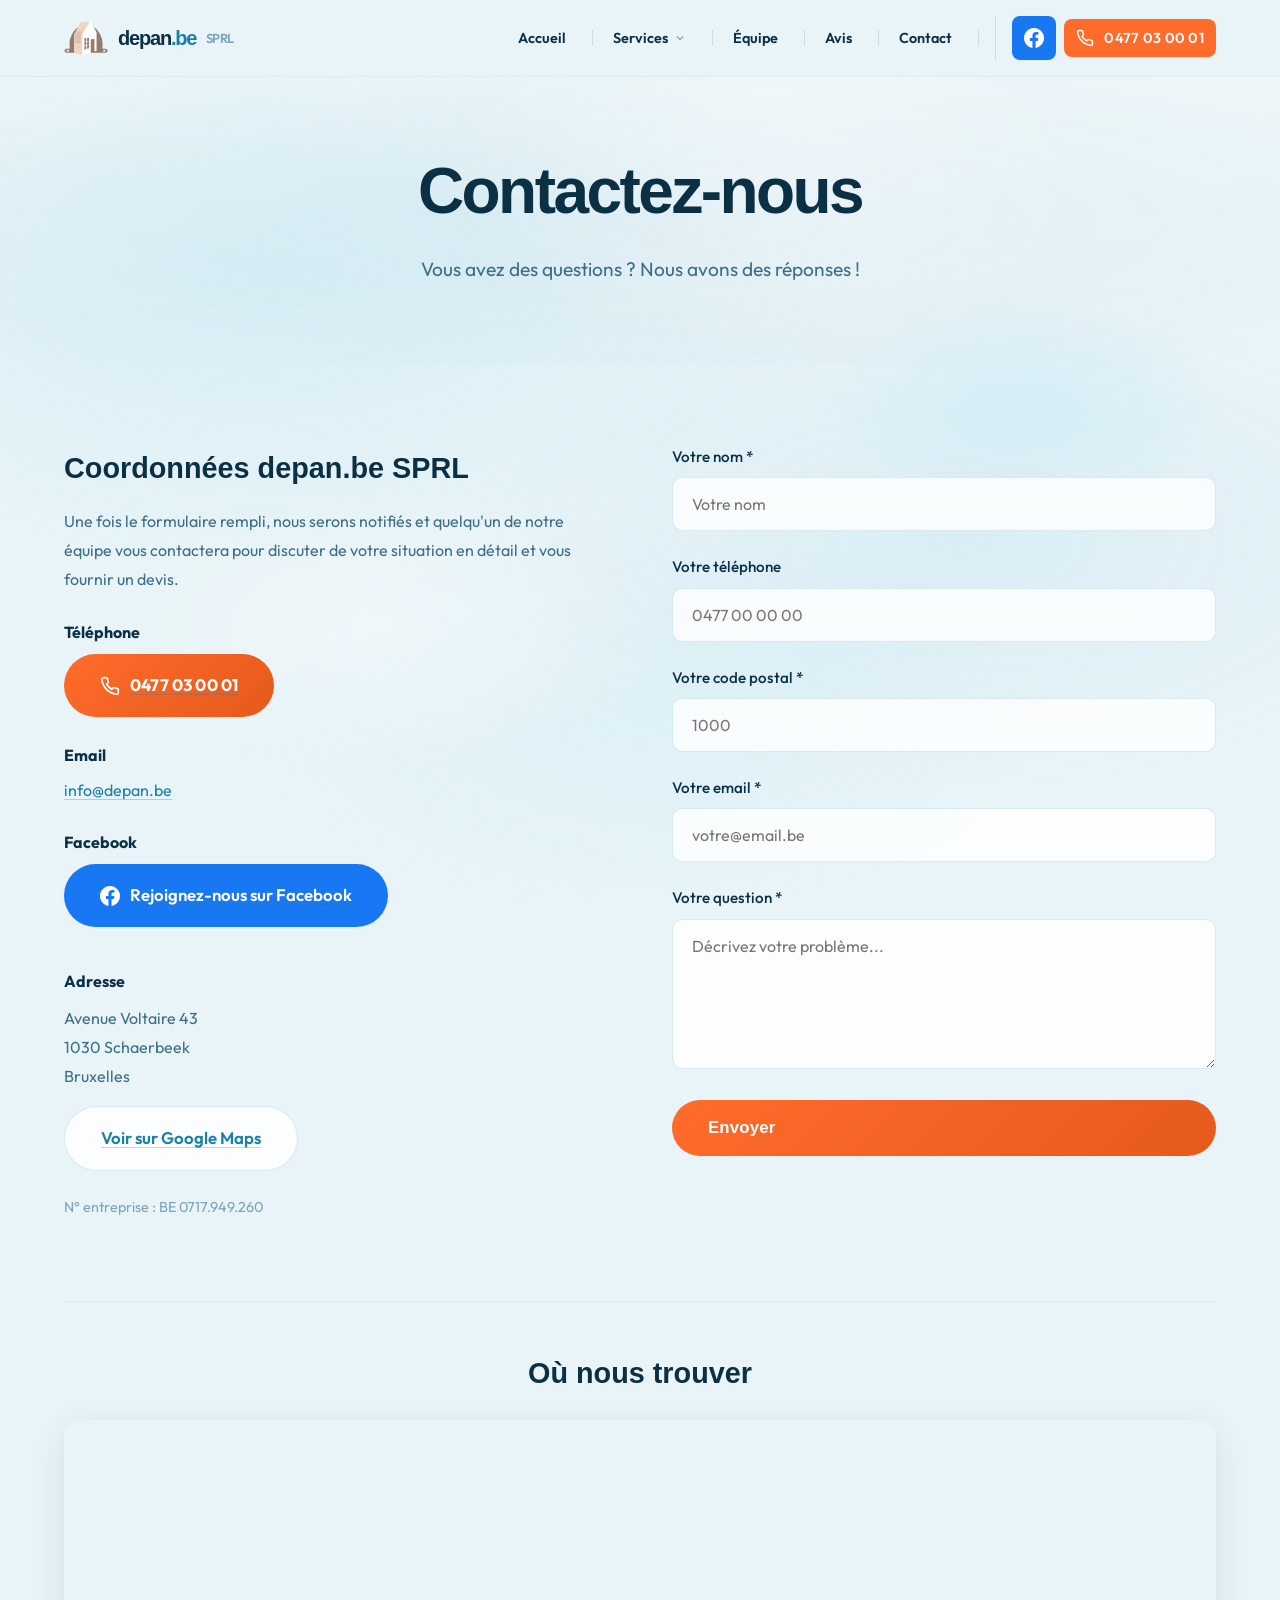
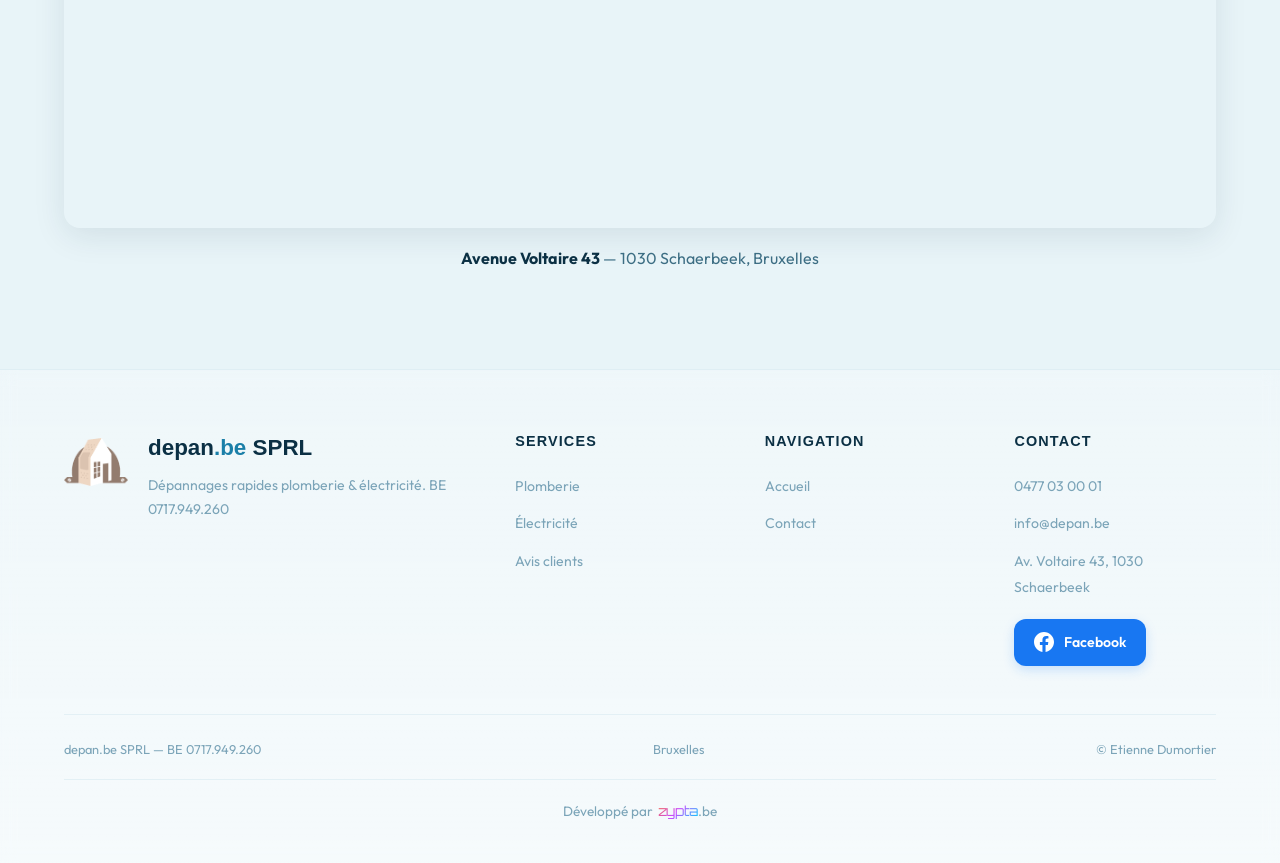
<file: contact.html>
<!DOCTYPE html>
<html lang="fr">
<head>
  <meta charset="UTF-8">
  <meta name="viewport" content="width=device-width, initial-scale=1.0">
  <meta name="description" content="Contactez depan.be SPRL - dépannage plomberie et électricité à Bruxelles. 0477 03 00 01">
  <title>Contact — depan.be SPRL</title>
  <link rel="preconnect" href="https://fonts.googleapis.com">
  <link rel="preconnect" href="https://fonts.gstatic.com" crossorigin>
  <link href="https://fonts.googleapis.com/css2?family=Cabinet+Grotesk:wght@400;700;800;900&family=Orbitron:wght@700;800;900&family=Outfit:wght@300;400;500;600;700&display=swap" rel="stylesheet">
  <link rel="preconnect" href="https://fonts.cdnfonts.com" crossorigin>
  <link href="https://fonts.cdnfonts.com/css/ethnocentric" rel="stylesheet">
  <link rel="stylesheet" href="css/style.css">
  <link rel="icon" href="assets/logo-depan.png" type="image/png">
</head>
<body>

<div class="scroll-progress" id="scrollProgress"></div>

<nav class="navbar" id="navbar">
  <div class="container nav-inner">
    <a href="index.html" class="nav-logo">
      <img src="assets/logo-depan.png" alt="depan.be">
      <span class="nav-logo-brand">depan<span>.be</span></span><span class="sprl">SPRL</span>
    </a>
    <ul class="nav-links" id="navLinks">
      <li><a href="index.html">Accueil</a></li>
      <li class="nav-dropdown-wrap">
        <a href="index.html#services" class="nav-dropdown-trigger">Services
          <svg class="nav-chevron" viewBox="0 0 24 24" fill="none" stroke="currentColor" stroke-width="2" width="12" height="12"><path d="M6 9l6 6 6-6"/></svg>
        </a>
        <ul class="nav-dropdown">
          <li><a href="plomberie.html">Plomberie</a></li>
          <li><a href="electricite.html">Électricité</a></li>
        </ul>
      </li>
      <li><a href="index.html#equipe">Équipe</a></li>
      <li><a href="avis.html">Avis</a></li>
      <li><a href="contact.html">Contact</a></li>
      <li><a href="https://www.facebook.com/depanbe-153245261402407/" target="_blank" rel="noopener" class="nav-facebook" aria-label="Facebook">
        <svg viewBox="0 0 24 24" fill="currentColor" width="22" height="22"><path d="M24 12.073c0-6.627-5.373-12-12-12s-12 5.373-12 12c0 5.99 4.388 10.954 10.125 11.854v-8.385H7.078v-3.47h3.047V9.43c0-3.007 1.792-4.669 4.533-4.669 1.312 0 2.686.235 2.686.235v2.953H15.83c-1.491 0-1.956.925-1.956 1.874v2.25h3.328l-.532 3.47h-2.796v8.385C19.612 23.027 24 18.062 24 12.073z"/></svg>
        <span class="nav-facebook-label">Facebook</span>
      </a></li>
      <li><a href="tel:+32477030001" class="nav-cta">
        <svg viewBox="0 0 24 24" fill="none" stroke="currentColor" stroke-width="2" width="18" height="18"><path d="M22 16.92v3a2 2 0 0 1-2.18 2 19.79 19.79 0 0 1-8.63-3.07 19.5 19.5 0 0 1-6-6 19.79 19.79 0 0 1-3.07-8.67A2 2 0 0 1 4.11 2h3a2 2 0 0 1 2 1.72 12.84 12.84 0 0 0 .7 2.81 2 2 0 0 1-.45 2.11L8.09 9.91a16 16 0 0 0 6 6l1.27-1.27a2 2 0 0 1 2.11-.45 12.84 12.84 0 0 0 2.81.7A2 2 0 0 1 22 16.92z"/></svg>
        0477 03 00 01
      </a></li>
    </ul>
    <button type="button" class="burger" id="burger" aria-label="Menu" aria-expanded="false"><span></span><span></span><span></span></button>
  </div>
</nav>
<div class="nav-overlay" id="navOverlay" aria-hidden="true"></div>

<section class="page-header">
  <div class="container">
    <div id="contactSuccess" class="contact-success" style="display: none;">
      Merci ! Votre message a bien été envoyé. Nous vous contacterons rapidement.
    </div>
    <h1>Contactez-nous</h1>
    <p>Vous avez des questions ? Nous avons des réponses !</p>
  </div>
</section>

<section class="content-section">
  <div class="container">
    <div class="contact-grid">
      <div>
        <h2>Coordonnées depan.be SPRL</h2>
        <p style="margin-bottom: 1.5rem;">Une fois le formulaire rempli, nous serons notifiés et quelqu'un de notre équipe vous contactera pour discuter de votre situation en détail et vous fournir un devis.</p>
        <p style="margin-bottom: 0.5rem;"><strong>Téléphone</strong></p>
        <a href="tel:+32477030001" class="btn-primary" style="margin-bottom: 1.5rem; display: inline-flex;">
          <svg viewBox="0 0 24 24" fill="none" stroke="currentColor" stroke-width="2" width="20" height="20"><path d="M22 16.92v3a2 2 0 0 1-2.18 2 19.79 19.79 0 0 1-8.63-3.07 19.5 19.5 0 0 1-6-6 19.79 19.79 0 0 1-3.07-8.67A2 2 0 0 1 4.11 2h3a2 2 0 0 1 2 1.72 12.84 12.84 0 0 0 .7 2.81 2 2 0 0 1-.45 2.11L8.09 9.91a16 16 0 0 0 6 6l1.27-1.27a2 2 0 0 1 2.11-.45 12.84 12.84 0 0 0 2.81.7A2 2 0 0 1 22 16.92z"/></svg>
          0477 03 00 01
        </a>
        <p style="margin-bottom: 0.5rem;"><strong>Email</strong></p>
        <a href="mailto:info@depan.be">info@depan.be</a>
        <p style="margin-bottom: 0.5rem; margin-top: 1.5rem;"><strong>Facebook</strong></p>
        <a href="https://www.facebook.com/depanbe-153245261402407/" target="_blank" rel="noopener" class="btn-facebook" style="display: inline-flex; margin-bottom: 1rem;">
          <svg viewBox="0 0 24 24" fill="currentColor" width="20" height="20"><path d="M24 12.073c0-6.627-5.373-12-12-12s-12 5.373-12 12c0 5.99 4.388 10.954 10.125 11.854v-8.385H7.078v-3.47h3.047V9.43c0-3.007 1.792-4.669 4.533-4.669 1.312 0 2.686.235 2.686.235v2.953H15.83c-1.491 0-1.956.925-1.956 1.874v2.25h3.328l-.532 3.47h-2.796v8.385C19.612 23.027 24 18.062 24 12.073z"/></svg>
          Rejoignez-nous sur Facebook
        </a>
        <p style="margin-bottom: 0.5rem; margin-top: 1.5rem;"><strong>Adresse</strong></p>
        <p style="margin-bottom: 1rem;">Avenue Voltaire 43<br>1030 Schaerbeek<br>Bruxelles</p>
        <a href="https://goo.gl/maps/bw3RKCaFCdqT8EcRA" target="_blank" rel="noopener" class="btn-secondary" style="display: inline-flex; margin-bottom: 1.5rem;">
          Voir sur Google Maps
        </a>
        <p style="font-size: 0.9rem; color: var(--text-muted);">N° entreprise : BE 0717.949.260</p>
      </div>
      <!-- Remplacer YOUR_FORM_ID par l'ID Formspree (formspree.io) pour activer l'envoi sécurisé HTTPS -->
      <form class="contact-form" id="contactForm" action="https://formspree.io/f/YOUR_FORM_ID" method="POST">
        <input type="hidden" name="_subject" value="Nouveau message depuis depan.be">
        <input type="hidden" name="_next" id="formNext" value="">
        <div class="form-group">
          <label for="name">Votre nom *</label>
          <input type="text" id="name" name="name" required placeholder="Votre nom" autocomplete="name">
        </div>
        <div class="form-group">
          <label for="phone">Votre téléphone</label>
          <input type="tel" id="phone" name="phone" placeholder="0477 00 00 00" autocomplete="tel">
        </div>
        <div class="form-group">
          <label for="postal">Votre code postal *</label>
          <input type="text" id="postal" name="postal" required placeholder="1000" pattern="[0-9]{4}" autocomplete="postal-code">
        </div>
        <div class="form-group">
          <label for="email">Votre email *</label>
          <input type="email" id="email" name="email" required placeholder="votre@email.be" autocomplete="email">
        </div>
        <div class="form-group">
          <label for="message">Votre question *</label>
          <textarea id="message" name="message" required placeholder="Décrivez votre problème..."></textarea>
        </div>
        <button type="submit" class="btn-primary" style="width: 100%;">Envoyer</button>
      </form>
    </div>
    <div class="map-section">
      <h2 style="text-align: center; margin-bottom: 1.5rem;">Où nous trouver</h2>
      <div class="map-wrapper">
        <iframe src="https://maps.google.com/maps?q=Avenue+Voltaire+43,+1030+Schaerbeek,+Belgium&output=embed" width="100%" height="400" style="border:0; border-radius: var(--radius);" allowfullscreen="" loading="lazy" referrerpolicy="no-referrer-when-downgrade" title="depan.be - Avenue Voltaire 43, 1030 Schaerbeek"></iframe>
      </div>
      <p style="text-align: center; margin-top: 1rem; color: var(--text-dim);">
        <strong>Avenue Voltaire 43</strong> — 1030 Schaerbeek, Bruxelles
      </p>
    </div>
  </div>
</section>

<footer class="footer">
  <div class="container">
    <div class="footer-grid">
      <div class="footer-brand">
        <div class="footer-brand-block">
          <img src="assets/logo-depan.png" alt="" class="footer-logo-img">
          <div>
            <div class="footer-logo">depan<span>.be</span> SPRL</div>
            <p>Dépannages rapides plomberie & électricité. BE 0717.949.260</p>
          </div>
        </div>
      </div>
      <div>
        <h4>Services</h4>
        <ul class="footer-links">
          <li><a href="plomberie.html">Plomberie</a></li>
          <li><a href="electricite.html">Électricité</a></li>
          <li><a href="avis.html">Avis clients</a></li>
        </ul>
      </div>
      <div>
        <h4>Navigation</h4>
        <ul class="footer-links">
          <li><a href="index.html">Accueil</a></li>
          <li><a href="contact.html">Contact</a></li>
        </ul>
      </div>
      <div>
        <h4>Contact</h4>
        <ul class="footer-links">
          <li><a href="tel:+32477030001">0477 03 00 01</a></li>
          <li><a href="mailto:info@depan.be">info@depan.be</a></li>
          <li><a href="https://goo.gl/maps/bw3RKCaFCdqT8EcRA" target="_blank" rel="noopener">Av. Voltaire 43, 1030 Schaerbeek</a></li>
          <li><a href="https://www.facebook.com/depanbe-153245261402407/" target="_blank" rel="noopener" class="footer-facebook-cta">
            <svg viewBox="0 0 24 24" fill="currentColor" width="20" height="20"><path d="M24 12.073c0-6.627-5.373-12-12-12s-12 5.373-12 12c0 5.99 4.388 10.954 10.125 11.854v-8.385H7.078v-3.47h3.047V9.43c0-3.007 1.792-4.669 4.533-4.669 1.312 0 2.686.235 2.686.235v2.953H15.83c-1.491 0-1.956.925-1.956 1.874v2.25h3.328l-.532 3.47h-2.796v8.385C19.612 23.027 24 18.062 24 12.073z"/></svg>
            Facebook
          </a></li>
        </ul>
      </div>
    </div>
    <div class="footer-bottom">
      <span>depan.be SPRL — BE 0717.949.260</span>
      <span>Bruxelles</span>
      <span>© Etienne Dumortier</span>
    </div>
    <div class="footer-credit">
      <span>Développé par</span>
      <a href="https://zypta.be" target="_blank" rel="noopener"><span class="zypta-supernova">zypta</span>.be</a>
    </div>
  </div>
</footer>

<script src="js/main.js"></script>
<script>
  document.getElementById('formNext')?.setAttribute('value', location.origin + location.pathname + '?sent=1');
  if (new URLSearchParams(location.search).get('sent') === '1') {
    const el = document.getElementById('contactSuccess');
    if (el) { el.style.display = 'block'; el.scrollIntoView({ behavior: 'smooth', block: 'start' }); }
  }
</script>
<script>
  window.addEventListener('scroll', () => {
    const p = document.getElementById('scrollProgress');
    if (p) p.style.width = Math.min(100, (window.scrollY / (document.documentElement.scrollHeight - window.innerHeight)) * 100) + '%';
  });
  document.getElementById('navbar')?.classList.toggle('scrolled', window.scrollY > 50);
  window.addEventListener('scroll', () => document.getElementById('navbar')?.classList.toggle('scrolled', window.scrollY > 50));
</script>

</body>
</html>
</file>
<file: css/style.css>
/* depan.be — Design inspiré du joli */
@import url('https://fonts.googleapis.com/css2?family=Cabinet+Grotesk:wght@400;700;800;900&family=Orbitron:wght@700;800;900&family=Outfit:wght@300;400;500;600;700&display=swap');

*, *::before, *::after { margin: 0; padding: 0; box-sizing: border-box; }

:root {
  --bg-dark: #e8f4f8;
  --bg-card: #ffffff;
  --bg-card-hover: #f0f9fc;
  --primary: #1a7fa8;
  --primary-light: #2196b8;
  --primary-dark: #14607e;
  --primary-glow: #1a7fa866;
  --orange: #ff6b2b;
  --orange-glow: #ff6b2b44;
  --orange-light: #ff8f5e;
  --orange-dark: #e55a1b;
  --text: #0b3044;
  --text-dim: #3d6e84;
  --text-muted: #7ba4b8;
  --white: #ffffff;
  --radius: 16px;
  --radius-sm: 10px;
  --font-display: 'Cabinet Grotesk', sans-serif;
  --font-body: 'Outfit', sans-serif;
  --water-1: rgba(100, 200, 235, 0.12);
  --water-2: rgba(60, 170, 220, 0.08);
  --water-3: rgba(140, 220, 245, 0.1);
}

html { scroll-behavior: smooth; }

/* Scrollbar thématique */
::-webkit-scrollbar {
  width: 10px;
}
::-webkit-scrollbar-track {
  background: var(--bg-dark);
}
::-webkit-scrollbar-thumb {
  background: #b8dce8;
  border-radius: 5px;
  border: 2px solid var(--bg-dark);
}
::-webkit-scrollbar-thumb:hover {
  background: var(--orange);
}
/* Firefox */
html {
  scrollbar-width: thin;
  scrollbar-color: #b8dce8 var(--bg-dark);
}

body {
  font-family: var(--font-body);
  background: var(--bg-dark);
  color: var(--text);
  overflow-x: hidden;
  line-height: 1.6;
  position: relative;
}
body.menu-open {
  overflow: hidden;
  touch-action: none;
}

/* Water shimmer background - global */
body::before {
  content: '';
  position: fixed;
  inset: 0;
  z-index: 0;
  pointer-events: none;
  background:
    radial-gradient(ellipse 600px 300px at 20% 30%, var(--water-1), transparent),
    radial-gradient(ellipse 500px 250px at 75% 60%, var(--water-2), transparent),
    radial-gradient(ellipse 400px 200px at 50% 80%, var(--water-3), transparent);
  animation: waterShift 12s ease-in-out infinite alternate;
}
body::after {
  content: '';
  position: fixed;
  inset: 0;
  z-index: 0;
  pointer-events: none;
  background:
    radial-gradient(ellipse 350px 180px at 60% 20%, rgba(255,255,255,0.5), transparent),
    radial-gradient(ellipse 300px 150px at 30% 70%, rgba(255,255,255,0.35), transparent),
    radial-gradient(ellipse 200px 100px at 80% 45%, rgba(140,220,245,0.15), transparent);
  animation: waterShimmer 8s ease-in-out infinite alternate;
}

/* Caustic light ripple overlay */
@keyframes waterShift {
  0% {
    background-position: 0% 0%, 100% 100%, 50% 50%;
    opacity: 0.7;
  }
  50% {
    opacity: 1;
  }
  100% {
    background-position: 100% 50%, 0% 0%, 80% 20%;
    opacity: 0.8;
  }
}
@keyframes waterShimmer {
  0% {
    transform: translateX(0) translateY(0) scale(1);
    opacity: 0.6;
  }
  33% {
    transform: translateX(30px) translateY(-20px) scale(1.05);
    opacity: 0.9;
  }
  66% {
    transform: translateX(-20px) translateY(15px) scale(0.98);
    opacity: 0.7;
  }
  100% {
    transform: translateX(15px) translateY(-10px) scale(1.03);
    opacity: 0.85;
  }
}

/* Ensure all content sits above the water bg */
body > * {
  position: relative;
  z-index: 1;
}

a { color: inherit; text-decoration: none; }
img { max-width: 100%; display: block; }

.container { max-width: 1200px; margin: 0 auto; padding: 0 24px; }
.section-pad { padding: 120px 0; }

@keyframes float {
  0%, 100% { transform: translateY(0); }
  50% { transform: translateY(-12px); }
}

@keyframes pulse-glow {
  0%, 100% { box-shadow: 0 0 12px var(--orange-glow), 0 0 30px transparent; }
  50% { box-shadow: 0 0 18px var(--orange-glow), 0 0 40px var(--orange-glow); }
}
@keyframes pulse-glow-blue {
  0%, 100% { box-shadow: 0 0 12px rgba(24, 119, 242, 0.25), 0 0 30px transparent; }
  50% { box-shadow: 0 0 18px rgba(24, 119, 242, 0.35), 0 0 40px rgba(24, 119, 242, 0.15); }
}

@keyframes slide-up {
  from { opacity: 0; transform: translateY(60px); }
  to { opacity: 1; transform: translateY(0); }
}

.reveal {
  opacity: 0;
  transform: translateY(50px);
  transition: all 0.8s cubic-bezier(0.16, 1, 0.3, 1);
}
.reveal.visible {
  opacity: 1;
  transform: translateY(0);
}
.reveal-delay-1 { transition-delay: 0.1s; }
.reveal-delay-2 { transition-delay: 0.2s; }
.reveal-delay-3 { transition-delay: 0.3s; }
.reveal-delay-4 { transition-delay: 0.4s; }

/* Navbar */
.navbar {
  position: fixed;
  top: 0;
  left: 0;
  right: 0;
  z-index: 1000;
  padding: 16px 0;
  transition: all 0.4s ease;
  background: var(--bg-dark);
  border-bottom: 1px solid rgba(26, 127, 168, 0.06);
}
.navbar.scrolled {
  background: var(--bg-dark);
  border-bottom: 1px solid rgba(26, 127, 168, 0.1);
  padding: 10px 0;
  box-shadow: 0 2px 20px rgba(11, 48, 68, 0.06);
}
.nav-inner {
  display: flex;
  align-items: center;
  justify-content: space-between;
}
.nav-logo {
  display: flex;
  align-items: center;
  gap: 10px;
  font-family: var(--font-display);
  font-weight: 800;
  font-size: 1.25rem;
  letter-spacing: -0.04em;
}
.nav-logo .nav-logo-brand {
  display: inline-flex;
  gap: 0;
  letter-spacing: -0.06em;
  color: var(--text);
}
.nav-logo .nav-logo-brand span {
  color: var(--primary);
}
.nav-logo img {
  width: 44px;
  height: 44px;
  object-fit: contain;
}
.nav-logo span { color: var(--primary); }
.nav-logo .sprl {
  font-family: var(--font-body);
  font-weight: 600;
  font-size: 0.65em;
  color: var(--text-muted);
}
.nav-logo { white-space: nowrap; }
.nav-links {
  display: flex;
  align-items: center;
  gap: 8px;
  list-style: none;
}
.nav-links > li {
  display: flex;
  align-items: center;
}
.nav-links > li::after {
  content: '';
  width: 1px;
  height: 16px;
  background: rgba(11, 48, 68, 0.12);
  margin-left: 14px;
}
.nav-links > li:last-child::after,
.nav-links > li:nth-last-child(2)::after {
  display: none;
}
.nav-links a {
  font-size: 0.9rem;
  font-weight: 600;
  color: var(--text);
  transition: color 0.3s;
  position: relative;
  padding: 10px 12px;
  border-radius: 8px;
  display: inline-flex;
  align-items: center;
  line-height: 1;
}
.nav-links a::after {
  content: '';
  position: absolute;
  bottom: -4px;
  left: 0;
  width: 0;
  height: 2px;
  background: var(--orange);
  transition: width 0.3s ease;
}
.nav-links a:hover {
  color: var(--orange);
  background: rgba(255, 107, 43, 0.06);
}
.nav-links a:hover::after { width: 100%; }
.nav-cta {
  display: inline-flex;
  align-items: center;
  gap: 10px;
  background: var(--orange);
  color: var(--white) !important;
  padding: 12px 20px;
  border-radius: 50px;
  font-weight: 700;
  font-size: 0.95rem;
  transition: all 0.3s ease;
  letter-spacing: 0.02em;
  white-space: nowrap;
  animation: pulse-glow 3s infinite;
}
.nav-cta:hover {
  background: var(--orange-light);
  transform: translateY(-2px);
  box-shadow: 0 8px 30px var(--orange-glow);
}
.nav-cta::after { display: none !important; }

.nav-links > li:nth-last-child(2) {
  margin-left: 8px;
  padding-left: 16px;
  border-left: 1px solid rgba(11, 48, 68, 0.12);
}
.nav-facebook {
  display: flex;
  align-items: center;
  justify-content: center;
  gap: 8px;
  width: 44px;
  height: 44px;
  padding: 0 16px;
  background: #1877f2;
  color: var(--white) !important;
  border-radius: 12px;
  transition: all 0.3s ease;
  animation: pulse-glow-blue 3s infinite;
}
.nav-facebook-label { display: none; }
.nav-facebook:hover {
  background: #166fe5;
  transform: translateY(-2px);
  box-shadow: 0 8px 24px rgba(24, 119, 242, 0.4);
}
.nav-facebook::after { display: none !important; }

/* Dropdown Services — smooth */
.nav-dropdown-wrap {
  position: relative;
}
.nav-dropdown-trigger {
  display: inline-flex;
  align-items: center;
  gap: 6px;
}
.nav-dropdown-trigger:hover,
.nav-dropdown-wrap:hover .nav-dropdown-trigger {
  color: var(--orange);
  background: rgba(255, 107, 43, 0.06);
}
.nav-dropdown-wrap:hover .nav-dropdown-trigger::after {
  width: 100%;
}
.nav-chevron {
  flex-shrink: 0;
  opacity: 0.8;
  transition: transform 0.25s ease;
}
.nav-dropdown-wrap:hover .nav-chevron {
  transform: rotate(180deg);
}
.nav-dropdown {
  position: absolute;
  top: 100%;
  left: 0;
  margin-top: 6px;
  padding: 6px 0;
  min-width: 160px;
  background: var(--white);
  border: 1px solid rgba(26, 127, 168, 0.1);
  border-radius: 10px;
  box-shadow: 0 10px 40px rgba(11, 48, 68, 0.12);
  list-style: none;
  opacity: 0;
  visibility: hidden;
  transform: translateY(-6px);
  transition: opacity 0.2s ease, transform 0.2s ease, visibility 0.2s;
  z-index: 100;
}
.nav-dropdown-wrap:hover .nav-dropdown {
  opacity: 1;
  visibility: visible;
  transform: translateY(0);
}
.nav-dropdown li {
  border: none;
}
.nav-dropdown li::after {
  display: none !important;
}
.nav-dropdown a {
  display: block;
  padding: 10px 18px;
  font-size: 0.9rem;
  border-radius: 6px;
  margin: 0 6px;
  transition: background 0.15s ease;
}
.nav-dropdown a:hover {
  background: rgba(26, 127, 168, 0.08);
}

.burger {
  display: none;
  flex-direction: column;
  gap: 5px;
  cursor: pointer;
  z-index: 1001;
  position: relative;
  touch-action: manipulation;
  -webkit-tap-highlight-color: transparent;
  user-select: none;
  min-width: 44px;
  min-height: 44px;
  align-items: center;
  justify-content: center;
  background: none;
  border: none;
  padding: 0;
  margin: 0;
  font: inherit;
  color: inherit;
}
.burger span {
  width: 26px;
  height: 2px;
  background: var(--text);
  transition: transform 0.3s ease, opacity 0.2s ease;
  border-radius: 2px;
  transform-origin: center;
}

/* Hero */
.hero {
  min-height: 100vh;
  display: flex;
  align-items: center;
  position: relative;
  overflow: hidden;
  padding-top: 80px;
}
.hero-bg {
  position: absolute;
  inset: 0;
  z-index: 0;
}
.hero-bg .orb {
  position: absolute;
  border-radius: 50%;
  filter: blur(120px);
}
.hero-bg .orb-1 {
  width: 600px; height: 600px;
  background: var(--orange);
  top: -200px; right: -200px;
  opacity: 0.08;
  animation: float 8s ease-in-out infinite;
}
.hero-bg .orb-2 {
  width: 400px; height: 400px;
  background: var(--primary);
  bottom: -100px; left: -100px;
  opacity: 0.08;
  animation: float 10s ease-in-out infinite 2s;
}
.hero-grid {
  position: absolute;
  inset: 0;
  background-image:
    linear-gradient(rgba(26, 127, 168, 0.04) 1px, transparent 1px),
    linear-gradient(90deg, rgba(26, 127, 168, 0.04) 1px, transparent 1px);
  background-size: 60px 60px;
  mask-image: radial-gradient(ellipse 80% 60% at 50% 40%, black, transparent);
}
.hero-content {
  position: relative;
  z-index: 1;
  max-width: 750px;
  width: 100%;
  margin: 0 auto;
  text-align: center;
  padding-top: 4rem;
  display: flex;
  flex-direction: column;
  align-items: center;
}
.hero h1,
.hero p {
  text-align: center;
  width: 100%;
  max-width: 100%;
}
.hero-badge {
  display: inline-flex;
  align-items: center;
  flex-wrap: wrap;
  justify-content: center;
  gap: 8px;
  background: rgba(255, 255, 255, 0.7);
  border: 1px solid rgba(26, 127, 168, 0.2);
  padding: 8px 20px;
  border-radius: 50px;
  font-size: 0.82rem;
  font-weight: 500;
  color: var(--primary);
  margin-bottom: 28px;
  animation: slide-up 0.8s cubic-bezier(0.16, 1, 0.3, 1) both;
  backdrop-filter: blur(8px);
  box-shadow: 0 2px 12px rgba(11, 48, 68, 0.06);
}
.hero-badge .dot {
  width: 8px; height: 8px;
  background: #22c55e;
  border-radius: 50%;
  animation: pulse-glow 2s infinite;
  box-shadow: 0 0 8px #22c55e88;
}
.hero-badge .badge-logos {
  display: inline-flex;
  align-items: center;
  gap: 6px;
  margin-left: 4px;
}
.hero-badge .badge-logo {
  height: 20px;
  width: auto;
  vertical-align: middle;
  object-fit: contain;
}
.hero-badge .badge-logo-ag { height: 18px; }
.hero-badge .badge-logo-europ { height: 22px; }
.hero h1 {
  font-family: var(--font-display);
  font-size: clamp(3rem, 7vw, 5.5rem);
  font-weight: 900;
  line-height: 1.15;
  letter-spacing: -0.04em;
  margin-bottom: 24px;
  animation: slide-up 0.8s cubic-bezier(0.16, 1, 0.3, 1) 0.1s both;
}
.hero-line {
  display: block;
  text-align: center;
  width: 100%;
}
.hero h1 .hero-question {
  white-space: nowrap;
}
.hero h1 .highlight {
  background: linear-gradient(135deg, var(--orange), var(--orange-light));
  -webkit-background-clip: text;
  -webkit-text-fill-color: transparent;
  background-clip: text;
}
.hero p {
  font-size: 1.2rem;
  color: var(--text-dim);
  max-width: 540px;
  line-height: 1.7;
  margin-bottom: 40px;
  margin-left: auto;
  margin-right: auto;
  animation: slide-up 0.8s cubic-bezier(0.16, 1, 0.3, 1) 0.2s both;
}
.hero-actions {
  display: flex;
  gap: 16px;
  flex-wrap: wrap;
  justify-content: center;
  margin-bottom: 48px;
  animation: slide-up 0.8s cubic-bezier(0.16, 1, 0.3, 1) 0.3s both;
  width: 100%;
}

/* Buttons */
.btn-primary {
  display: inline-flex;
  align-items: center;
  gap: 10px;
  background: linear-gradient(135deg, var(--orange), var(--orange-dark));
  color: var(--white) !important;
  padding: 18px 36px;
  border-radius: 60px;
  font-weight: 700;
  font-size: 1.05rem;
  border: none;
  cursor: pointer;
  transition: all 0.4s cubic-bezier(0.16, 1, 0.3, 1);
  position: relative;
  overflow: hidden;
  letter-spacing: 0.01em;
}
.btn-primary:hover {
  transform: translateY(-3px) scale(1.02);
  box-shadow: 0 16px 48px var(--orange-glow);
}
.btn-primary svg { width: 20px; height: 20px; }

.btn-secondary {
  display: inline-flex;
  align-items: center;
  gap: 10px;
  background: rgba(255, 255, 255, 0.8);
  color: var(--text);
  padding: 18px 36px;
  border-radius: 60px;
  font-weight: 600;
  font-size: 1.05rem;
  border: 1px solid rgba(26, 127, 168, 0.15);
  cursor: pointer;
  transition: all 0.3s ease;
  backdrop-filter: blur(6px);
}
.btn-secondary:hover {
  background: var(--white);
  border-color: rgba(26, 127, 168, 0.3);
  transform: translateY(-2px);
  box-shadow: 0 6px 20px rgba(11, 48, 68, 0.08);
}

.btn-facebook {
  display: inline-flex;
  align-items: center;
  gap: 10px;
  background: #1877f2;
  color: var(--white) !important;
  padding: 18px 36px;
  border-radius: 60px;
  font-weight: 600;
  font-size: 1.05rem;
  border: none;
  cursor: pointer;
  transition: all 0.3s ease;
}
.btn-facebook:hover {
  background: #166fe5;
  transform: translateY(-2px);
  box-shadow: 0 8px 24px rgba(24, 119, 242, 0.4);
}

/* Marquee marques */
.marquee-brands {
  overflow: hidden;
  padding: 24px 0;
  background: rgba(255,255,255,0.5);
  border-top: 1px solid rgba(26, 127, 168, 0.08);
  border-bottom: 1px solid rgba(26, 127, 168, 0.08);
}
.marquee-brands__track {
  display: flex;
  gap: 64px;
  width: max-content;
  animation: marquee 30s linear infinite;
}
.marquee-brands__track:hover {
  animation-play-state: paused;
}
.marquee-brands__item {
  display: flex;
  align-items: center;
  justify-content: center;
  flex-shrink: 0;
  height: 40px;
  opacity: 0.85;
  transition: opacity 0.3s;
}
.marquee-brands__item:hover {
  opacity: 1;
}
.marquee-brands__item img {
  height: 36px;
  width: auto;
  max-width: 140px;
  object-fit: contain;
}
.marquee-brands__item--light {
  padding: 8px 16px;
  background: rgba(255,255,255,0.9);
  border-radius: 8px;
  box-shadow: 0 1px 4px rgba(11, 48, 68, 0.06);
}
.marquee-brands__item--light img {
  height: 26px;
}
@keyframes marquee {
  0% { transform: translateX(0); }
  100% { transform: translateX(-50%); }
}

/* Stats */
.stats-bar {
  padding: 60px 0;
  border-top: 1px solid rgba(26, 127, 168, 0.08);
  border-bottom: 1px solid rgba(26, 127, 168, 0.08);
  background: rgba(255, 255, 255, 0.4);
}
.stats-grid {
  display: grid;
  grid-template-columns: repeat(4, 1fr);
  gap: 40px;
  text-align: center;
}
.stat-item .stat-number {
  font-family: var(--font-display);
  font-size: 3rem;
  font-weight: 900;
  color: var(--orange);
  letter-spacing: -0.03em;
  text-shadow: 0 2px 8px rgba(255, 107, 43, 0.15);
}
.stat-item .stat-label {
  font-size: 0.85rem;
  color: var(--text-muted);
  margin-top: 6px;
  font-weight: 500;
  text-transform: uppercase;
  letter-spacing: 0.1em;
}

/* Services */
.services-grid {
  display: grid;
  grid-template-columns: repeat(auto-fit, minmax(280px, 1fr));
  gap: 24px;
}
.service-card {
  background: rgba(255, 255, 255, 0.65);
  border: 1px solid rgba(26, 127, 168, 0.1);
  border-radius: var(--radius);
  padding: 44px 32px;
  transition: all 0.5s cubic-bezier(0.16, 1, 0.3, 1);
  position: relative;
  overflow: hidden;
  display: block;
  backdrop-filter: blur(12px);
  box-shadow: 0 2px 12px rgba(11, 48, 68, 0.04);
}
.service-card::before {
  content: '';
  position: absolute;
  top: 0; left: 0; right: 0;
  height: 3px;
  background: linear-gradient(90deg, var(--orange), var(--orange-light));
  opacity: 0;
  transition: opacity 0.4s;
}
.service-card:hover {
  background: var(--white);
  border-color: rgba(255, 107, 43, 0.2);
  transform: translateY(-8px);
  box-shadow: 0 24px 64px rgba(11, 48, 68, 0.1);
}
.service-card:hover::before { opacity: 1; }
.service-icon {
  width: 56px; height: 56px;
  background: linear-gradient(135deg, rgba(255, 107, 43, 0.1), rgba(255, 107, 43, 0.05));
  border-radius: 14px;
  display: flex;
  align-items: center;
  justify-content: center;
  margin-bottom: 24px;
  transition: all 0.4s ease;
  border: 1px solid rgba(255, 107, 43, 0.08);
}
.service-card:hover .service-icon {
  background: linear-gradient(135deg, rgba(255, 107, 43, 0.2), rgba(255, 107, 43, 0.1));
  transform: scale(1.1) rotate(-5deg);
  border-color: rgba(255, 107, 43, 0.2);
}
.service-icon svg {
  width: 28px;
  height: 28px;
  color: var(--orange);
}
.service-card h3 {
  font-family: var(--font-display);
  font-size: 1.35rem;
  font-weight: 800;
  margin-bottom: 12px;
  letter-spacing: -0.02em;
}
.service-card p {
  color: var(--text-dim);
  font-size: 0.95rem;
  line-height: 1.7;
}

/* Section headers */
.section-header {
  text-align: center;
  margin-bottom: 72px;
}
.section-tag {
  display: inline-block;
  font-size: 0.78rem;
  font-weight: 600;
  text-transform: uppercase;
  letter-spacing: 0.18em;
  color: var(--primary);
  margin-bottom: 16px;
  background: rgba(26, 127, 168, 0.08);
  padding: 6px 16px;
  border-radius: 50px;
  border: 1px solid rgba(26, 127, 168, 0.12);
}
.section-header h2 {
  font-family: var(--font-display);
  font-size: clamp(2.2rem, 4.5vw, 3.2rem);
  font-weight: 900;
  letter-spacing: -0.03em;
  line-height: 1.15;
}
.section-header .assurance-logos {
  display: flex;
  align-items: center;
  justify-content: center;
  gap: 24px;
  margin: 16px 0;
}
.section-header .assurance-logo {
  height: 36px;
  width: auto;
  object-fit: contain;
  opacity: 0.9;
  filter: brightness(1.1);
}
.section-header .assurance-logo:hover { opacity: 1; }
.section-header p {
  color: var(--text-dim);
  max-width: 560px;
  margin: 16px auto 0;
  font-size: 1.05rem;
}

.avis-google-badge {
  display: inline-flex;
  align-items: center;
  justify-content: center;
  gap: 8px;
  margin-top: 16px;
  padding: 10px 20px;
  background: rgba(255,255,255,0.7);
  border-radius: var(--radius-sm);
  font-size: 0.9rem;
  color: var(--text-dim);
  border: 1px solid rgba(26, 127, 168, 0.08);
}
.avis-google-badge .avis-google-logo {
  height: 24px;
  width: 24px;
  flex-shrink: 0;
  object-fit: contain;
}
.avis-google-badge--header {
  margin-top: 20px;
}

/* Team */
.team-grid {
  display: grid;
  grid-template-columns: repeat(auto-fit, minmax(200px, 1fr));
  gap: 2rem;
  justify-items: center;
}
.team-card {
  text-align: center;
  padding: 2rem;
  transition: transform 0.4s ease;
  cursor: default;
}
.team-avatar {
  width: 120px;
  height: 120px;
  margin: 0 auto 1rem;
  background: linear-gradient(135deg, var(--primary), var(--primary-light));
  border-radius: 50%;
  display: flex;
  align-items: center;
  justify-content: center;
  font-family: var(--font-display);
  font-size: 2.5rem;
  font-weight: 400;
  color: white;
  box-shadow: 0 8px 24px rgba(26, 127, 168, 0.25);
  transition: all 0.4s ease;
}
.team-card:hover .team-avatar {
  transform: translateY(-4px) scale(1.05);
  box-shadow: 0 12px 32px rgba(26, 127, 168, 0.35);
}
.team-name { font-weight: 400; font-size: 1.4rem; margin-bottom: 0.25rem; }
.team-role { font-size: 0.9rem; color: var(--text-dim); }

/* Testimonials */
.testimonials-grid {
  display: grid;
  grid-template-columns: repeat(auto-fit, minmax(320px, 1fr));
  gap: 24px;
}
.testimonial-card {
  background: rgba(255, 255, 255, 0.65);
  border: 1px solid rgba(26, 127, 168, 0.08);
  border-radius: var(--radius);
  padding: 36px;
  transition: all 0.4s ease;
  backdrop-filter: blur(12px);
  box-shadow: 0 2px 12px rgba(11, 48, 68, 0.04);
}
.testimonial-card:hover {
  border-color: rgba(255, 107, 43, 0.2);
  transform: translateY(-4px);
  box-shadow: 0 16px 40px rgba(11, 48, 68, 0.1);
  background: rgba(255, 255, 255, 0.85);
}
.testimonial-stars {
  display: flex;
  gap: 2px;
  margin-bottom: 20px;
  color: var(--orange);
  font-size: 0.95rem;
}
.testimonial-card blockquote,
.testimonial-text {
  font-size: 1rem;
  line-height: 1.75;
  color: var(--text);
  margin-bottom: 24px;
  font-style: italic;
  opacity: 0.9;
}
.testimonial-author {
  display: flex;
  align-items: center;
  gap: 12px;
}
.testimonial-avatar {
  width: 44px; height: 44px;
  border-radius: 50%;
  background: linear-gradient(135deg, var(--orange), var(--orange-light));
  display: flex;
  align-items: center;
  justify-content: center;
  font-weight: 700;
  font-size: 0.9rem;
  color: var(--white);
}
.testimonial-name { font-weight: 600; font-size: 0.9rem; }
.testimonial-loc { font-size: 0.78rem; color: var(--text-muted); }

/* CTA Final */
.cta-final {
  padding: 120px 0;
  text-align: center;
  position: relative;
  overflow: hidden;
  background: linear-gradient(180deg, transparent, rgba(26, 127, 168, 0.04), rgba(26, 127, 168, 0.06));
}
.cta-final-bg {
  position: absolute;
  inset: 0;
  background: radial-gradient(ellipse 70% 50% at 50% 60%, rgba(26, 127, 168, 0.08), transparent);
}
.cta-final-content { position: relative; z-index: 1; }
.cta-final h2 {
  font-family: var(--font-display);
  font-size: clamp(2.5rem, 5vw, 4rem);
  font-weight: 900;
  letter-spacing: -0.04em;
  margin-bottom: 20px;
  line-height: 1.1;
}
.cta-final p {
  color: var(--text-dim);
  font-size: 1.15rem;
  max-width: 500px;
  margin: 0 auto 40px;
}
.cta-phone-big {
  display: inline-flex;
  align-items: center;
  gap: 12px;
  font-family: var(--font-display);
  font-size: 1.25rem;
  font-weight: 700;
  color: var(--white) !important;
  margin-bottom: 32px;
  letter-spacing: -0.02em;
  padding: 20px 36px;
  background: linear-gradient(135deg, var(--orange), var(--orange-dark));
  border-radius: 60px;
  box-shadow: 0 8px 30px var(--orange-glow);
  transition: all 0.3s ease;
}
.cta-phone-big:hover {
  transform: translateY(-3px) scale(1.02);
  box-shadow: 0 12px 40px rgba(255, 107, 43, 0.4);
}
.cta-phone-icon {
  width: 40px;
  height: 40px;
  background: rgba(255,255,255,0.2);
  border-radius: 50%;
  display: flex;
  align-items: center;
  justify-content: center;
  flex-shrink: 0;
}
.cta-phone-icon svg { width: 18px; height: 18px; color: white; }

/* Footer */
.footer {
  border-top: 1px solid rgba(26, 127, 168, 0.1);
  padding: 60px 0 40px;
  background: linear-gradient(180deg, rgba(255,255,255,0.3), rgba(255,255,255,0.6));
  backdrop-filter: blur(8px);
}
.footer-grid {
  display: grid;
  grid-template-columns: 2fr 1fr 1fr 1fr;
  gap: 48px;
  margin-bottom: 48px;
}
.footer-brand-block {
  display: flex;
  align-items: flex-start;
  gap: 20px;
}
.footer-logo-img {
  width: 64px;
  height: 64px;
  object-fit: contain;
  flex-shrink: 0;
}
.footer-brand .footer-logo {
  font-family: var(--font-display);
  font-weight: 900;
  font-size: 1.4rem;
  margin-bottom: 8px;
}
.footer-brand .footer-logo span { color: var(--primary); }
.footer-brand p {
  color: var(--text-muted);
  font-size: 0.88rem;
  line-height: 1.7;
  max-width: 400px;
}
.footer h4 {
  font-family: var(--font-display);
  font-weight: 700;
  font-size: 0.9rem;
  margin-bottom: 20px;
  text-transform: uppercase;
  letter-spacing: 0.08em;
  color: var(--text);
}
.footer-links {
  list-style: none;
  display: flex;
  flex-direction: column;
  gap: 12px;
}
.footer-links a {
  color: var(--text-muted);
  font-size: 0.88rem;
  transition: color 0.3s;
}
.footer-links a:hover { color: var(--orange); }
.footer-facebook-cta {
  display: inline-flex;
  align-items: center;
  gap: 10px;
  background: #1877f2;
  color: white !important;
  padding: 12px 20px;
  border-radius: 12px;
  font-weight: 600;
  font-size: 0.9rem;
  margin-top: 8px;
  transition: all 0.3s;
  box-shadow: 0 4px 12px rgba(24, 119, 242, 0.2);
}
.footer-facebook-cta:hover {
  background: #166fe5;
  transform: translateY(-2px);
  box-shadow: 0 8px 24px rgba(24, 119, 242, 0.3);
}
.footer-facebook-cta svg { width: 20px; height: 20px; }
.footer-bottom {
  border-top: 1px solid rgba(26, 127, 168, 0.08);
  padding-top: 24px;
  display: flex;
  justify-content: space-between;
  align-items: center;
  font-size: 0.8rem;
  color: var(--text-muted);
}
.footer-credit {
  margin-top: 20px;
  padding-top: 20px;
  border-top: 1px solid rgba(26, 127, 168, 0.08);
  text-align: center;
  display: flex;
  flex-wrap: wrap;
  align-items: center;
  justify-content: center;
  gap: 0.35em;
  font-size: 0.85rem;
  color: var(--text-muted);
}
.footer-credit a {
  color: var(--text-muted);
  transition: color 0.3s;
}
.footer-credit a:hover {
  color: var(--orange-light);
}
.footer-credit .zypta-supernova {
  font-family: 'Ethnocentric Rg', 'Orbitron', system-ui, sans-serif;
  font-weight: 400;
  letter-spacing: -0.02em;
  background: linear-gradient(135deg, #ff6b35, #c84bff, #00d4ff);
  -webkit-background-clip: text;
  -webkit-text-fill-color: transparent;
  background-clip: text;
}

/* Page header (inner pages) */
.page-header {
  padding: 140px 0 80px;
  text-align: center;
  position: relative;
  overflow: hidden;
  background: linear-gradient(180deg, rgba(255,255,255,0.3), transparent);
}
.page-header::before {
  content: '';
  position: absolute;
  inset: 0;
  background: radial-gradient(ellipse 70% 50% at 50% 60%, rgba(26, 127, 168, 0.06), transparent);
}
.page-header h1 {
  font-family: var(--font-display);
  font-size: clamp(2.5rem, 5vw, 4rem);
  font-weight: 900;
  letter-spacing: -0.04em;
  margin-bottom: 12px;
  position: relative;
}
.page-header p {
  color: var(--text-dim);
  font-size: 1.2rem;
  position: relative;
}

/* Content sections */
.content-section {
  padding: 80px 0;
}
.content-section h2 {
  font-family: var(--font-display);
  font-size: 1.8rem;
  font-weight: 800;
  margin-bottom: 1rem;
  color: var(--text);
}
.content-section h3 {
  font-family: var(--font-display);
  font-size: 1.3rem;
  font-weight: 700;
  margin: 2rem 0 0.75rem;
  color: var(--text);
}
.content-section p, .content-section li {
  color: var(--text-dim);
  line-height: 1.8;
  margin-bottom: 1rem;
}
.content-section strong {
  color: var(--text);
  font-weight: 700;
}
.content-section ul {
  margin: 1rem 0 1rem 1.5rem;
  list-style: disc;
}
.content-section li::marker {
  color: var(--orange);
}

/* Contact form */
.form-group { margin-bottom: 1.5rem; }
.form-group label {
  display: block;
  font-weight: 500;
  margin-bottom: 0.5rem;
  font-size: 0.95rem;
}
.form-group input,
.form-group textarea {
  width: 100%;
  padding: 1rem 1.2rem;
  background: rgba(255, 255, 255, 0.8);
  border: 1px solid rgba(26, 127, 168, 0.15);
  border-radius: var(--radius-sm);
  color: var(--text);
  font-family: inherit;
  font-size: 1rem;
  transition: border-color 0.3s;
}
.form-group input:focus,
.form-group textarea:focus {
  outline: none;
  border-color: var(--primary);
  box-shadow: 0 0 0 3px rgba(26, 127, 168, 0.1);
}
.form-group textarea { min-height: 150px; resize: vertical; }
.contact-success {
  background: rgba(39, 153, 197, 0.15);
  border: 1px solid var(--primary);
  color: var(--primary-light);
  padding: 1rem 1.25rem;
  border-radius: var(--radius-sm);
  margin-bottom: 1.5rem;
  font-weight: 500;
}
.contact-grid {
  display: grid;
  grid-template-columns: 1fr 1fr;
  gap: 4rem;
  align-items: start;
}

.map-section {
  margin-top: 4rem;
  padding-top: 3rem;
  border-top: 1px solid rgba(26, 127, 168, 0.08);
}
.map-wrapper {
  border-radius: var(--radius);
  overflow: hidden;
  box-shadow: 0 8px 32px rgba(11, 48, 68, 0.1);
}
.map-section--compact .map-wrapper {
  max-width: 700px;
  margin: 1rem auto 0;
}
.map-wrapper--compact iframe {
  height: 350px;
}

/* Scroll progress */
.scroll-progress {
  position: fixed;
  top: 0;
  left: 0;
  height: 3px;
  background: linear-gradient(90deg, var(--primary), var(--orange));
  z-index: 10000;
  transition: width 0.1s;
}

/* Responsive */
.nav-overlay { display: none; }
@media (max-width: 968px) {
  .hero { padding-top: 70px; }
  .hero-content { padding-top: 0; }
  .nav-overlay { display: block; }

  .nav-links {
    position: fixed;
    top: 0;
    right: 0;
    bottom: 0;
    width: 85vw;
    max-width: 400px;
    height: 100vh;
    height: 100dvh;
    background: var(--bg-dark);
    display: flex !important;
    flex-direction: column;
    align-items: stretch;
    justify-content: flex-start;
    padding: 100px 28px 40px;
    gap: 0;
    z-index: 999;
    overflow-y: auto;
    -webkit-overflow-scrolling: touch;
    transform: translateX(100%);
    visibility: hidden;
    transition: transform 0.35s cubic-bezier(0.4, 0, 0.2, 1), visibility 0.35s;
    border-left: 1px solid rgba(26, 127, 168, 0.1);
  }
  .nav-links.open {
    transform: translateX(0);
    visibility: visible;
  }
  .nav-links li {
    list-style: none;
    width: 100%;
    border-bottom: 1px solid rgba(26, 127, 168, 0.08);
  }
  .nav-links li:last-child {
    border-bottom: none;
  }
  .nav-links > li::after {
    display: none !important;
  }
  .nav-dropdown-wrap .nav-dropdown {
    position: static;
    opacity: 1;
    visibility: hidden;
    max-height: 0;
    overflow: hidden;
    margin: 0;
    padding: 0;
    background: rgba(26, 127, 168, 0.04);
    border: none;
    border-radius: 0;
    box-shadow: none;
    transform: none;
    transition: max-height 0.3s ease, padding 0.3s ease;
  }
  .nav-dropdown-wrap.open .nav-dropdown {
    visibility: visible;
    max-height: 140px;
    padding: 4px 0;
  }
  .nav-dropdown-wrap.open .nav-chevron {
    transform: rotate(180deg);
  }
  .nav-dropdown li {
    border-bottom: 1px solid rgba(26, 127, 168, 0.06);
  }
  .nav-dropdown a {
    padding: 12px 12px 12px 32px;
    margin: 0;
    font-size: 1rem;
  }
  .nav-links a {
    font-size: 1.15rem;
    font-weight: 600;
    color: var(--text);
    padding: 18px 12px;
    min-height: 52px;
    display: flex;
    align-items: center;
    width: 100%;
    text-align: left;
    border-radius: 0;
    transition: color 0.2s;
    background: none !important;
  }
  .nav-links a::after {
    display: none !important;
  }
  .nav-links a:hover,
  .nav-links a:active {
    color: var(--orange);
  }
  .nav-links .nav-facebook {
    padding: 18px 12px;
    font-size: 1.15rem;
    color: var(--text) !important;
    background: none !important;
    box-shadow: none !important;
    transform: none !important;
  }
  .nav-links .nav-facebook:hover {
    color: var(--orange) !important;
    transform: none !important;
  }
  .nav-links .nav-cta {
    margin-top: 20px;
    font-size: 1rem;
    font-weight: 700;
    padding: 16px 24px;
    justify-content: center;
    border-radius: 50px;
    width: 100%;
    background: var(--orange) !important;
    color: var(--white) !important;
    box-shadow: none !important;
    animation: none !important;
  }
  .nav-links .nav-cta svg {
    width: 20px;
    height: 20px;
    flex-shrink: 0;
  }
  .burger {
    display: flex;
    position: relative;
    z-index: 1001;
    padding: 12px;
    margin: -12px;
    -webkit-tap-highlight-color: transparent;
  }
  .burger.open span:nth-child(1) {
    transform: translateY(7px) rotate(45deg);
  }
  .burger.open span:nth-child(2) {
    opacity: 0;
  }
  .burger.open span:nth-child(3) {
    transform: translateY(-7px) rotate(-45deg);
  }
  .nav-overlay {
    position: fixed;
    inset: 0;
    background: rgba(11, 48, 68, 0.3);
    z-index: 998;
    opacity: 0;
    visibility: hidden;
    pointer-events: none;
    transition: opacity 0.35s ease, visibility 0.35s;
  }
  .nav-overlay.open {
    opacity: 1;
    visibility: visible;
    pointer-events: auto;
  }
  .stats-grid { grid-template-columns: repeat(2, 1fr); gap: 32px; }
  .footer-grid { grid-template-columns: 1fr 1fr; gap: 32px; }
  .contact-grid { grid-template-columns: 1fr; }
  .hero-content,
  .hero h1,
  .hero p { text-align: center; }
  .hero h1 { font-size: clamp(2.5rem, 6vw, 3.5rem); }
  .hero h1 .hero-question { white-space: normal; }
}
@media (max-width: 600px) {
  .container { padding: 0 20px; max-width: 100%; }
  .hero { padding-top: 65px; }
  .hero .container { padding: 0 20px; }
  .hero-content { padding-left: 0; padding-right: 0; }
  .hero-badge { font-size: 0.82rem; padding: 8px 20px; flex-wrap: wrap; justify-content: center; text-align: center; }
  .hero h1 { font-size: clamp(2.5rem, 6.5vw, 3.5rem); }
  .hero h1 .hero-question { white-space: normal; }
  .hero p { font-size: 1.2rem; }
  .stats-grid { grid-template-columns: 1fr 1fr; gap: 24px; text-align: center; }
  .stat-item .stat-number { font-size: 2.75rem; }
  .stat-item .stat-label { font-size: 0.85rem; }
  .hero-actions { flex-direction: column; align-items: center; }
  .btn-primary, .btn-secondary { width: 100%; max-width: 320px; justify-content: center; }
  .section-pad { padding: 80px 0; }
  .section-header { text-align: center; }
  .section-header p { margin-left: auto; margin-right: auto; }
  .services-grid { justify-items: center; }
  .service-card { text-align: center; }
  .service-icon { margin-left: auto; margin-right: auto; }
  .footer-grid { grid-template-columns: 1fr; }
  .footer-bottom { flex-direction: column; gap: 12px; }
  .contact-grid { text-align: center; }
  .contact-grid > div:first-child {
    display: flex;
    flex-direction: column;
    align-items: center;
  }
  .contact-grid .btn-primary,
  .contact-grid .btn-facebook {
    margin-left: auto;
    margin-right: auto;
    justify-content: center;
  }
  .contact-form { width: 100%; max-width: 100%; }
  .page-header { text-align: center; }
  .cta-final-content { text-align: center; }
  .map-section { margin-top: 3rem; padding-top: 2rem; }
  .map-wrapper iframe,
  .map-wrapper--compact iframe { height: 280px; }
}

/* Page characters (service pages) */
.page-characters {
  display: flex;
  justify-content: center;
  gap: 3rem;
  margin-bottom: 1.5rem;
  padding-bottom: 1rem;
  border-bottom: 1px solid rgba(26, 127, 168, 0.08);
}
.page-char {
  display: flex;
  flex-direction: column;
  align-items: center;
  gap: 0.25rem;
}
.page-char svg {
  width: 200px;
  height: auto;
  max-width: none;
}
.page-char-name {
  font-family: var(--font-display);
  font-weight: 700;
  font-size: 0.95rem;
  color: var(--text);
}

/* ========== ANIMATED SVG CHARACTERS ========== */
.team-character {
  display: flex;
  justify-content: center;
  margin-bottom: 1rem;
}
.team-character svg {
  filter: drop-shadow(0 4px 12px rgba(11, 48, 68, 0.08));
  transition: transform 0.4s ease;
}
.team-card:hover .team-character svg {
  transform: scale(1.05);
}

/* Body bobbing animation */
.char-body-bob {
  animation: bodyBob 3s ease-in-out infinite;
  transform-origin: center bottom;
}
@keyframes bodyBob {
  0%, 100% { transform: translateY(0); }
  50% { transform: translateY(-6px); }
}

/* Blinking eyes */
.char-blink {
  animation: blink 4s ease-in-out infinite;
}
@keyframes blink {
  0%, 42%, 46%, 100% { opacity: 1; }
  44% { opacity: 0.05; }
}

/* Arm wave - left arm (Younes holding bolt) */
.char-arm-left {
  animation: armWaveLeft 4s ease-in-out infinite;
  transform-origin: 55px 130px;
}
@keyframes armWaveLeft {
  0%, 100% { transform: rotate(0deg); }
  25% { transform: rotate(-8deg); }
  50% { transform: rotate(0deg); }
  75% { transform: rotate(5deg); }
}

/* Arm wave - right arm (Etienne holding wrench) */
.char-arm-right {
  animation: armWaveRight 5s ease-in-out infinite;
  transform-origin: 145px 130px;
}
@keyframes armWaveRight {
  0%, 100% { transform: rotate(0deg); }
  30% { transform: rotate(10deg); }
  60% { transform: rotate(-5deg); }
}

/* ========== SELECTION COLOR ========== */
::selection {
  background: rgba(26, 127, 168, 0.2);
  color: var(--text);
}

/* ========== SECTION DIVIDERS ========== */
.section-pad + .section-pad {
  border-top: 1px solid rgba(26, 127, 168, 0.06);
}

/* ========== SMOOTH LINK UNDERLINES ========== */
.content-section a {
  color: var(--primary);
  text-decoration: underline;
  text-decoration-color: rgba(26, 127, 168, 0.3);
  text-underline-offset: 3px;
  transition: text-decoration-color 0.3s;
}
.content-section a:hover {
  text-decoration-color: var(--primary);
}

/* ========== WATER SPARKLE PARTICLES ========== */
@keyframes sparkle {
  0%, 100% { opacity: 0; transform: scale(0.5); }
  50% { opacity: 1; transform: scale(1.2); }
}
@keyframes sparkleFloat {
  0% { transform: translateY(0) translateX(0); }
  25% { transform: translateY(-15px) translateX(8px); }
  50% { transform: translateY(-5px) translateX(-5px); }
  75% { transform: translateY(-20px) translateX(12px); }
  100% { transform: translateY(0) translateX(0); }
}

/* Sparkle dots via box-shadow on a pseudo-element */
.hero::after {
  content: '';
  position: absolute;
  inset: 0;
  z-index: 0;
  pointer-events: none;
  background-image:
    radial-gradient(2px 2px at 10% 20%, rgba(255,255,255,0.8), transparent),
    radial-gradient(2px 2px at 25% 45%, rgba(200,235,250,0.7), transparent),
    radial-gradient(3px 3px at 40% 15%, rgba(255,255,255,0.6), transparent),
    radial-gradient(2px 2px at 55% 60%, rgba(180,230,250,0.7), transparent),
    radial-gradient(2px 2px at 70% 30%, rgba(255,255,255,0.8), transparent),
    radial-gradient(3px 3px at 85% 55%, rgba(200,240,255,0.6), transparent),
    radial-gradient(2px 2px at 15% 75%, rgba(255,255,255,0.5), transparent),
    radial-gradient(2px 2px at 60% 85%, rgba(180,230,250,0.6), transparent),
    radial-gradient(3px 3px at 90% 80%, rgba(255,255,255,0.7), transparent),
    radial-gradient(2px 2px at 35% 90%, rgba(200,240,255,0.5), transparent),
    radial-gradient(2px 2px at 50% 35%, rgba(255,255,255,0.6), transparent),
    radial-gradient(2px 2px at 78% 68%, rgba(180,230,250,0.5), transparent);
  background-size: 100% 100%;
  animation: sparkle 4s ease-in-out infinite, sparkleFloat 15s ease-in-out infinite;
}
</file>
